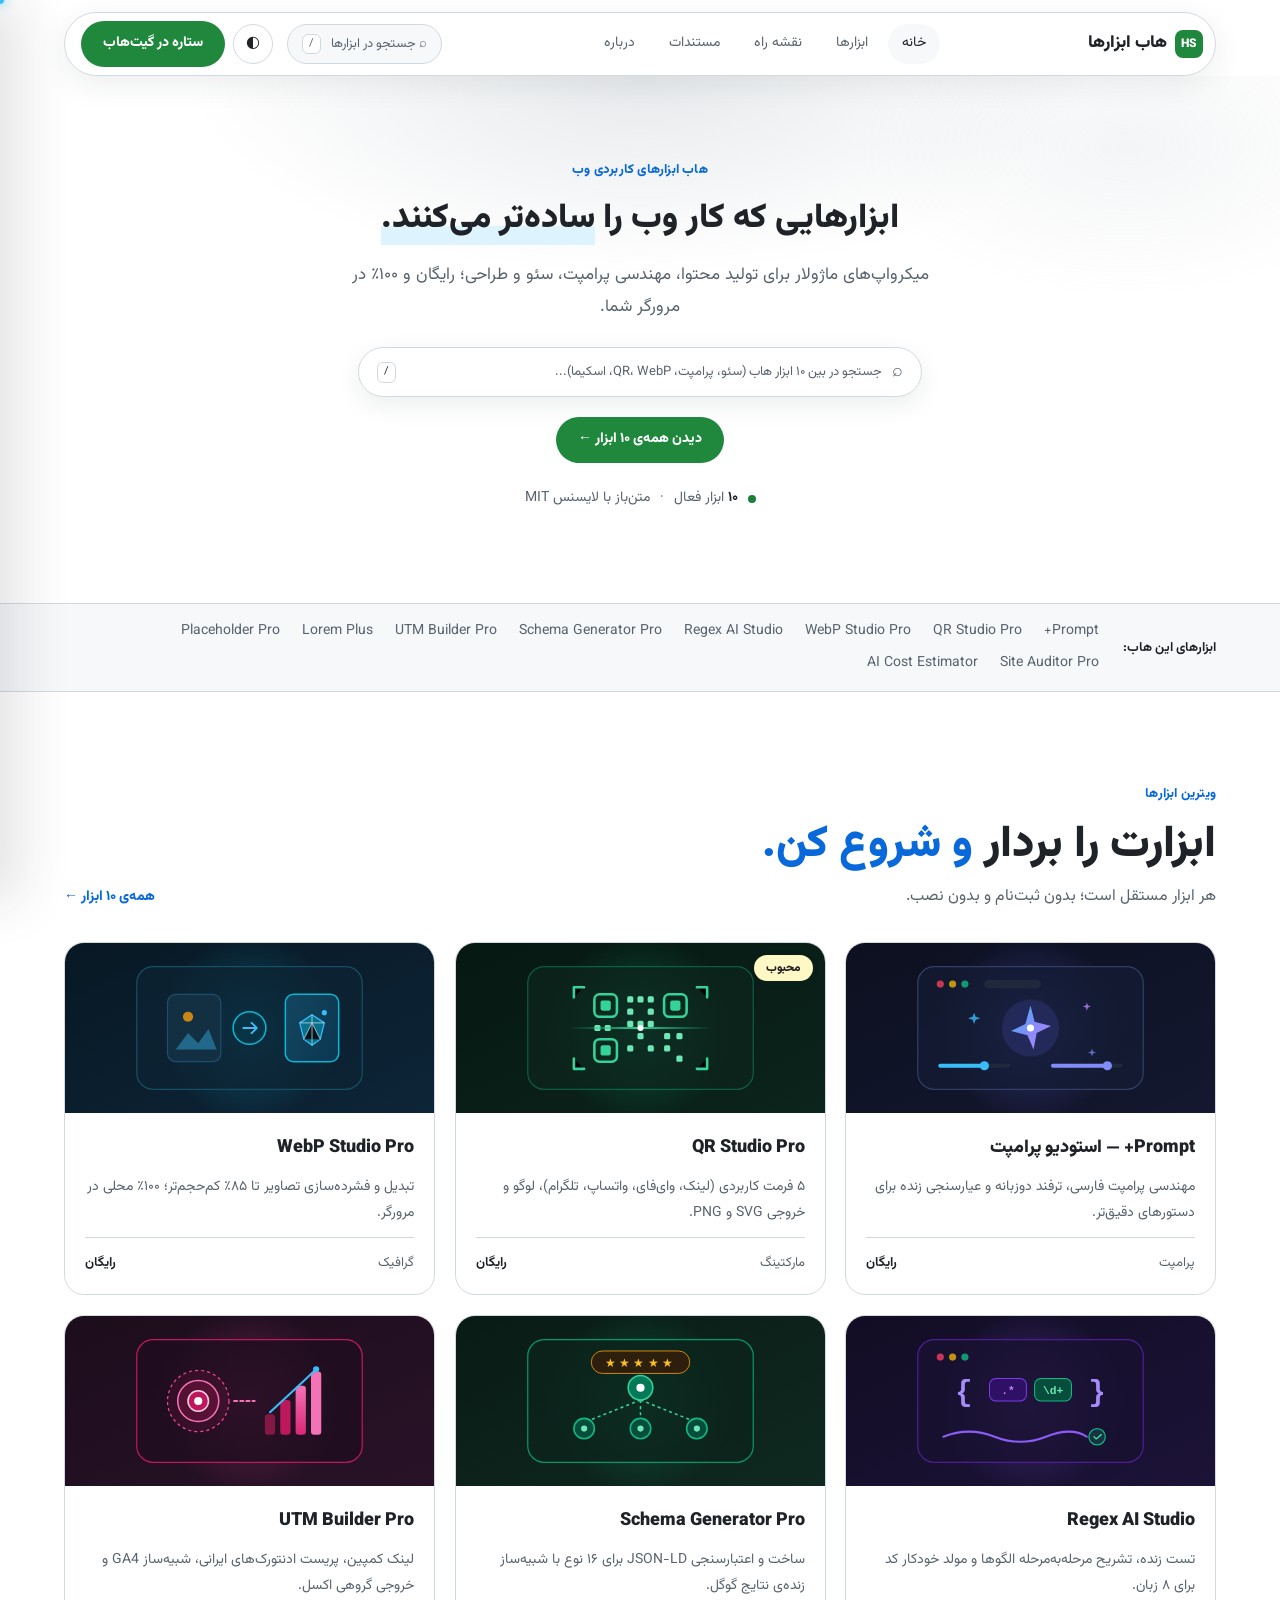
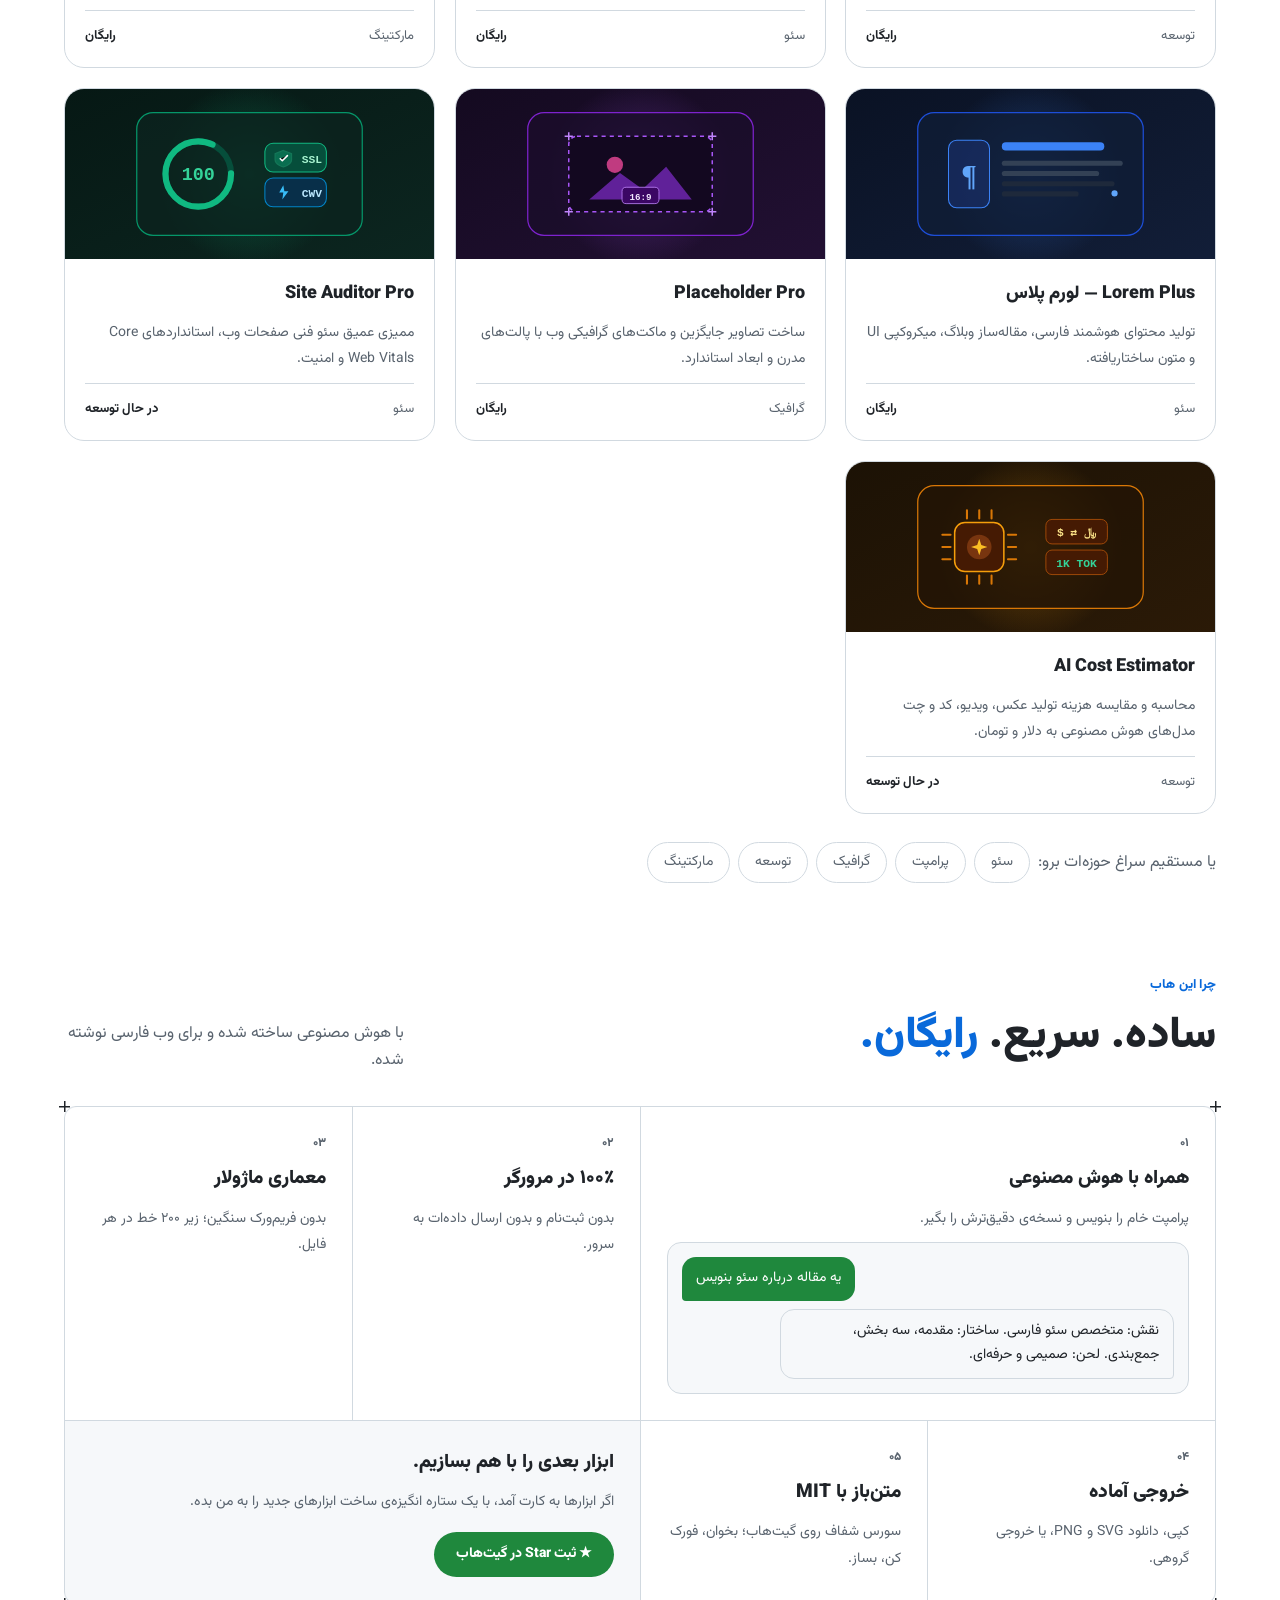
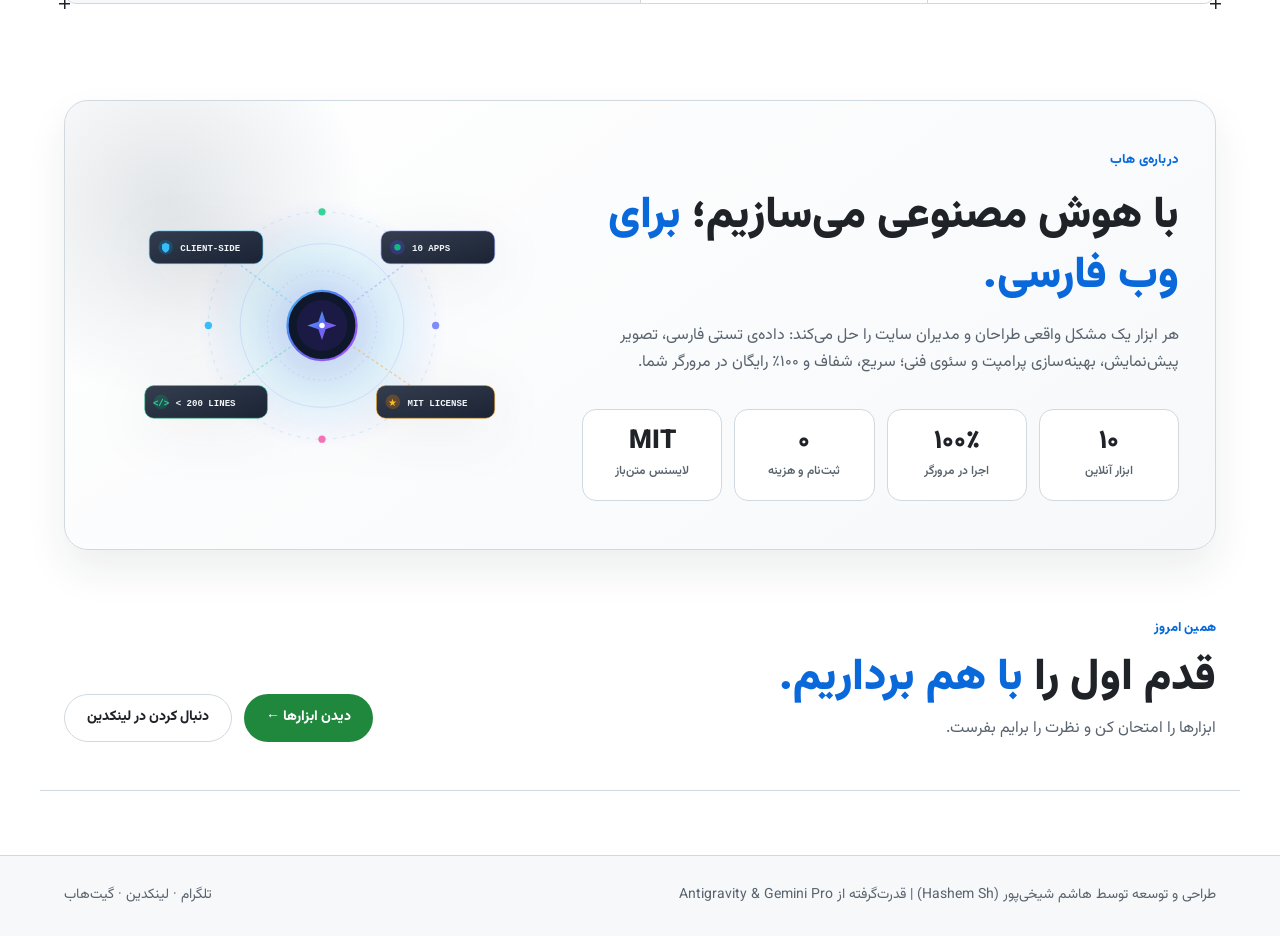
<file: redesign-demo/index.html>
<!doctype html>
<html lang="fa" dir="rtl">
<head>
<meta charset="utf-8">
<meta name="viewport" content="width=device-width, initial-scale=1">
<title>هاب ابزارهای کاربردی وب | Hashem Sh</title>
<meta name="description" content="میکرواپ‌های ماژولار فارسی برای تولید محتوا، مهندسی پرامپت، سئو و طراحی؛ رایگان و ۱۰۰٪ در مرورگر.">
<script>try{var t=localStorage.getItem("theme");if(t)document.documentElement.setAttribute("data-theme",t)}catch(e){}</script>
<link rel="preconnect" href="https://fonts.googleapis.com"><link rel="preconnect" href="https://fonts.gstatic.com" crossorigin>
<link href="https://fonts.googleapis.com/css2?family=Vazirmatn:wght@400;500;800;900&display=swap" rel="stylesheet">
<link rel="stylesheet" href="assets/css/hub-theme.css">
</head>
<body>
<div class="pg">
<div class="nav"><a class="logo" href="index.html"><span class="lg">HS</span>هاب ابزارها</a>
<div class="links"><a class="on" href="index.html">خانه</a><a href="#tools">ابزارها</a><a href="../ROADMAP.md">نقشه راه</a><a href="../README.md">مستندات</a><a href="#about">درباره</a></div>
<div class="srch" role="button" tabindex="0" aria-label="تمرکز روی جستجو">⌕ جستجو در ابزارها <span class="kb">/</span></div>
<div class="nav-actions" style="display:flex;align-items:center;gap:8px">
<button class="tg" type="button" data-theme-toggle aria-label="تغییر تم روشن/تیره" aria-pressed="false">◐</button>
<button class="menu-btn" type="button" aria-label="باز کردن منو" aria-expanded="false" id="menu-toggle"><svg width="18" height="18" viewBox="0 0 24 24" fill="none" stroke="currentColor" stroke-width="2.2" stroke-linecap="round"><line x1="3" y1="6" x2="21" y2="6"/><line x1="3" y1="12" x2="21" y2="12"/><line x1="3" y1="18" x2="21" y2="18"/></svg></button>
<a class="btn bp nav-btn" href="https://github.com/hashemsh/ai-projects-persian" target="_blank" rel="noopener noreferrer">ستاره در گیت‌هاب</a>
</div></div>

<div class="hero"><div class="gridbg"></div>
<div class="sh">
<span class="eb">هاب ابزارهای کاربردی وب</span>
<h1>ابزارهایی که کار وب را <span class="mk">ساده‌تر می‌کنند.</span></h1>
<p class="lead">میکرواپ‌های ماژولار برای تولید محتوا، مهندسی پرامپت، سئو و طراحی؛ رایگان و ۱۰۰٪ در مرورگر شما.</p>
<div class="hero-search-wrap">
<div class="hero-search-box">
<span class="srch-icon" aria-hidden="true">⌕</span>
<input type="text" id="hero-search-input" class="hero-search-input" placeholder="جستجو در بین ۱۰ ابزار هاب (سئو، پرامپت، QR، WebP، اسکیما)..." autocomplete="off" aria-label="جستجوی زنده ابزارها">
<span class="kb">/</span>
<button type="button" id="hero-search-clear" class="srch-clear" aria-label="پاک کردن جستجو" style="display:none">✕</button>
</div>
</div>
<div class="cta"><a class="btn bp" href="#tools">دیدن همه‌ی ۱۰ ابزار ←</a></div>
<div class="live"><i class="dot"></i><span><b style="color:var(--ink)">۱۰</b> ابزار فعال</span><span>·</span><span>متن‌باز با لایسنس MIT</span></div>
</div></div>

<div class="strip"><div class="sh"><b>ابزارهای این هاب:</b><div class="sl"><span>Prompt+</span><span>QR Studio Pro</span><span>WebP Studio Pro</span><span>Regex AI Studio</span><span>Schema Generator Pro</span><span>UTM Builder Pro</span><span>Lorem Plus</span><span>Placeholder Pro</span><span>Site Auditor Pro</span><span>AI Cost Estimator</span></div></div></div>

<div class="sec" id="tools"><div class="sh">
<div class="hd"><div><span class="eb">ویترین ابزارها</span><h2>ابزارت را بردار <em>و شروع کن.</em></h2><p class="mu">هر ابزار مستقل است؛ بدون ثبت‌نام و بدون نصب.</p></div><a class="la" href="#tools">همه‌ی ۱۰ ابزار ←</a></div>
<div class="cg">

<a class="cd" href="../prompt-optimizer/">
<div class="md"><img src="assets/images/tools/prompt-optimizer.svg" alt="Prompt+ AI Studio" class="ti" loading="lazy"></div>
<div class="bo2"><h3>Prompt+ — استودیو پرامپت</h3><p>مهندسی پرامپت فارسی، ترفند دوزبانه و عیارسنجی زنده برای دستورهای دقیق‌تر.</p><div class="mt"><span>پرامپت</span><b>رایگان</b></div></div></a>

<a class="cd" href="../qr-studio/">
<div class="md"><span class="bd">محبوب</span><img src="assets/images/tools/qr-studio.svg" alt="QR Studio Pro" class="ti" loading="lazy"></div>
<div class="bo2"><h3>QR Studio Pro</h3><p>۵ فرمت کاربردی (لینک، وای‌فای، واتساپ، تلگرام)، لوگو و خروجی SVG و PNG.</p><div class="mt"><span>مارکتینگ</span><b>رایگان</b></div></div></a>

<a class="cd" href="../webp-converter/">
<div class="md"><img src="assets/images/tools/webp-converter.svg" alt="WebP Studio Pro" class="ti" loading="lazy"></div>
<div class="bo2"><h3>WebP Studio Pro</h3><p>تبدیل و فشرده‌سازی تصاویر تا ۸۵٪ کم‌حجم‌تر؛ ۱۰۰٪ محلی در مرورگر.</p><div class="mt"><span>گرافیک</span><b>رایگان</b></div></div></a>

<a class="cd" href="../regex-studio/">
<div class="md"><img src="assets/images/tools/regex-studio.svg" alt="Regex AI Studio" class="ti" loading="lazy"></div>
<div class="bo2"><h3>Regex AI Studio</h3><p>تست زنده، تشریح مرحله‌به‌مرحله الگوها و مولد خودکار کد برای ۸ زبان.</p><div class="mt"><span>توسعه</span><b>رایگان</b></div></div></a>

<a class="cd" href="../schema-generator/">
<div class="md"><img src="assets/images/tools/schema-generator.svg" alt="Schema Generator Pro" class="ti" loading="lazy"></div>
<div class="bo2"><h3>Schema Generator Pro</h3><p>ساخت و اعتبارسنجی JSON-LD برای ۱۶ نوع با شبیه‌ساز زنده‌ی نتایج گوگل.</p><div class="mt"><span>سئو</span><b>رایگان</b></div></div></a>

<a class="cd" href="../utm-builder/">
<div class="md"><img src="assets/images/tools/utm-builder.svg" alt="UTM Builder Pro" class="ti" loading="lazy"></div>
<div class="bo2"><h3>UTM Builder Pro</h3><p>لینک کمپین، پریست ادنتورک‌های ایرانی، شبیه‌ساز GA4 و خروجی گروهی اکسل.</p><div class="mt"><span>مارکتینگ</span><b>رایگان</b></div></div></a>

<a class="cd" href="../lorem-plus/">
<div class="md"><img src="assets/images/tools/lorem-plus.svg" alt="Lorem Plus" class="ti" loading="lazy"></div>
<div class="bo2"><h3>Lorem Plus — لورم پلاس</h3><p>تولید محتوای هوشمند فارسی، مقاله‌ساز وبلاگ، میکروکپی UI و متون ساختاریافته.</p><div class="mt"><span>سئو</span><b>رایگان</b></div></div></a>

<a class="cd" href="../placeholder-pro/">
<div class="md"><img src="assets/images/tools/placeholder-pro.svg" alt="Placeholder Pro" class="ti" loading="lazy"></div>
<div class="bo2"><h3>Placeholder Pro</h3><p>ساخت تصاویر جایگزین و ماکت‌های گرافیکی وب با پالت‌های مدرن و ابعاد استاندارد.</p><div class="mt"><span>گرافیک</span><b>رایگان</b></div></div></a>

<a class="cd" href="../site-auditor/">
<div class="md"><img src="assets/images/tools/site-auditor.svg" alt="Site Auditor Pro" class="ti" loading="lazy"></div>
<div class="bo2"><h3>Site Auditor Pro</h3><p>ممیزی عمیق سئو فنی صفحات وب، استانداردهای Core Web Vitals و امنیت.</p><div class="mt"><span>سئو</span><b>در حال توسعه</b></div></div></a>

<a class="cd" href="../ai-cost-estimator/">
<div class="md"><img src="assets/images/tools/ai-cost-estimator.svg" alt="AI Cost Estimator" class="ti" loading="lazy"></div>
<div class="bo2"><h3>AI Cost Estimator</h3><p>محاسبه و مقایسه هزینه تولید عکس، ویدیو، کد و چت مدل‌های هوش مصنوعی به دلار و تومان.</p><div class="mt"><span>توسعه</span><b>در حال توسعه</b></div></div></a>

</div>
<div class="ch"><span class="mu">یا مستقیم سراغ حوزه‌ات برو:</span><span class="chip">سئو</span><span class="chip">پرامپت</span><span class="chip">گرافیک</span><span class="chip">توسعه</span><span class="chip">مارکتینگ</span></div>
</div></div>

<div class="sec"><div class="sh">
<div class="hd"><div><span class="eb">چرا این هاب</span><h2>ساده. سریع. <em>رایگان.</em></h2></div><p class="mu" style="max-width:340px">با هوش مصنوعی ساخته شده و برای وب فارسی نوشته شده.</p></div>
<div class="bpn"><i class="x" style="top:-6px;right:-6px"></i><i class="x" style="top:-6px;left:-6px"></i><i class="x" style="bottom:-6px;right:-6px"></i><i class="x" style="bottom:-6px;left:-6px"></i>
<div class="bgd">
<div class="sp sp3"><span class="no">۰۱</span><h3>همراه با هوش مصنوعی</h3><p>پرامپت خام را بنویس و نسخه‌ی دقیق‌ترش را بگیر.</p><div style="display:flex;flex-direction:column;gap:8px;background:var(--sub);border:1px solid var(--line);border-radius:14px;padding:14px"><div class="bu u">یه مقاله درباره سئو بنویس</div><div class="bu a">نقش: متخصص سئو فارسی. ساختار: مقدمه، سه بخش، جمع‌بندی. لحن: صمیمی و حرفه‌ای.</div></div></div>
<div class="sp"><span class="no">۰۲</span><h3>۱۰۰٪ در مرورگر</h3><p>بدون ثبت‌نام و بدون ارسال داده‌ات به سرور.</p></div>
<div class="sp"><span class="no">۰۳</span><h3>معماری ماژولار</h3><p>بدون فریم‌ورک سنگین؛ زیر ۲۰۰ خط در هر فایل.</p></div>
<div class="sp"><span class="no">۰۴</span><h3>خروجی آماده</h3><p>کپی، دانلود SVG و PNG، یا خروجی گروهی.</p></div>
<div class="sp"><span class="no">۰۵</span><h3>متن‌باز با MIT</h3><p>سورس شفاف روی گیت‌هاب؛ بخوان، فورک کن، بساز.</p></div>
<div class="sp dk sp3"><h3>ابزار بعدی را با هم بسازیم.</h3><p>اگر ابزارها به کارت آمد، با یک ستاره انگیزه‌ی ساخت ابزارهای جدید را به من بده.</p><a class="btn bg2" style="align-self:flex-start;margin-top:6px" href="https://github.com/hashemsh/ai-projects-persian" target="_blank" rel="noopener noreferrer">★ ثبت Star در گیت‌هاب</a></div>
</div></div>
</div></div>

<div class="nv" id="about"><div class="sh">
<div class="about-card"><div class="about-grid">
<div class="about-content">
<span class="eb">درباره‌ی هاب</span>
<h2>با هوش مصنوعی می‌سازیم؛ <span class="gg">برای وب فارسی.</span></h2>
<p class="mu">هر ابزار یک مشکل واقعی طراحان و مدیران سایت را حل می‌کند: داده‌ی تستی فارسی، تصویر پیش‌نمایش، بهینه‌سازی پرامپت و سئوی فنی؛ سریع، شفاف و ۱۰۰٪ رایگان در مرورگر شما.</p>
<div class="st"><div><b>۱۰</b><span>ابزار آنلاین</span></div><div><b>۱۰۰٪</b><span>اجرا در مرورگر</span></div><div><b>۰</b><span>ثبت‌نام و هزینه</span></div><div><b>MIT</b><span>لایسنس متن‌باز</span></div></div>
</div>
<div class="about-visual-box"><img src="assets/images/about-visual.svg" alt="معماری هوش مصنوعی وب فارسی" class="about-img" loading="lazy"></div>
</div></div>
</div></div>

<div class="cb"><div class="sh"><div><span class="eb">همین امروز</span><h2>قدم اول را <span class="gg">با هم برداریم.</span></h2><p class="mu" style="margin:0">ابزارها را امتحان کن و نظرت را برایم بفرست.</p></div><div style="display:flex;gap:12px;flex-wrap:wrap"><a class="btn bg2" href="#tools">دیدن ابزارها ←</a><a class="btn bo" href="https://www.linkedin.com/in/hashemsheikhypour" target="_blank" rel="noopener noreferrer">دنبال کردن در لینکدین</a></div></div></div>
<div class="ft"><div class="sh"><span>طراحی و توسعه توسط هاشم شیخی‌پور (Hashem Sh) | قدرت‌گرفته از Antigravity &amp; Gemini Pro</span><span><a href="https://t.me/init10" target="_blank" rel="noopener noreferrer">تلگرام</a> · <a href="https://www.linkedin.com/in/hashemsheikhypour" target="_blank" rel="noopener noreferrer">لینکدین</a> · <a href="https://github.com/hashemsh" target="_blank" rel="noopener noreferrer">گیت‌هاب</a></span></div></div>
</div>

<!-- Mobile Drawer Backdrop & Menu (Slides from Left) -->
<div class="drawer-backdrop" id="drawer-backdrop"></div>
<aside class="drawer" id="mobile-drawer" aria-label="منوی موبایل" aria-hidden="true">
<div class="drawer-head">
<a class="logo" href="index.html"><span class="lg">HS</span>هاب ابزارها</a>
<button class="drawer-close" type="button" id="drawer-close" aria-label="بستن منو">✕</button>
</div>
<nav class="drawer-nav">
<a class="on" href="index.html">خانه</a>
<a href="#tools">ابزارها</a>
<a href="../ROADMAP.md">نقشه راه</a>
<a href="../README.md">مستندات</a>
<a href="#about">درباره‌ی هاب</a>
</nav>
<div class="drawer-foot">
<a class="btn bp" style="width:100%;justify-content:center" href="https://github.com/hashemsh/ai-projects-persian" target="_blank" rel="noopener noreferrer">★ ستاره در گیت‌هاب</a>
<div class="drawer-socials">
<a href="https://t.me/init10" target="_blank" rel="noopener noreferrer">تلگرام</a>
<a href="https://www.linkedin.com/in/hashemsheikhypour" target="_blank" rel="noopener noreferrer">لینکدین</a>
<a href="https://github.com/hashemsh" target="_blank" rel="noopener noreferrer">گیت‌هاب</a>
</div></div>
</aside>

<script src="assets/js/theme.js" defer></script>
<script src="assets/js/search.js" defer></script>
<script src="assets/js/nav.js" defer></script>
<script src="assets/js/interactive.js" defer></script>
<script src="assets/js/trail.js" defer></script>
</body>
</html>
</file>
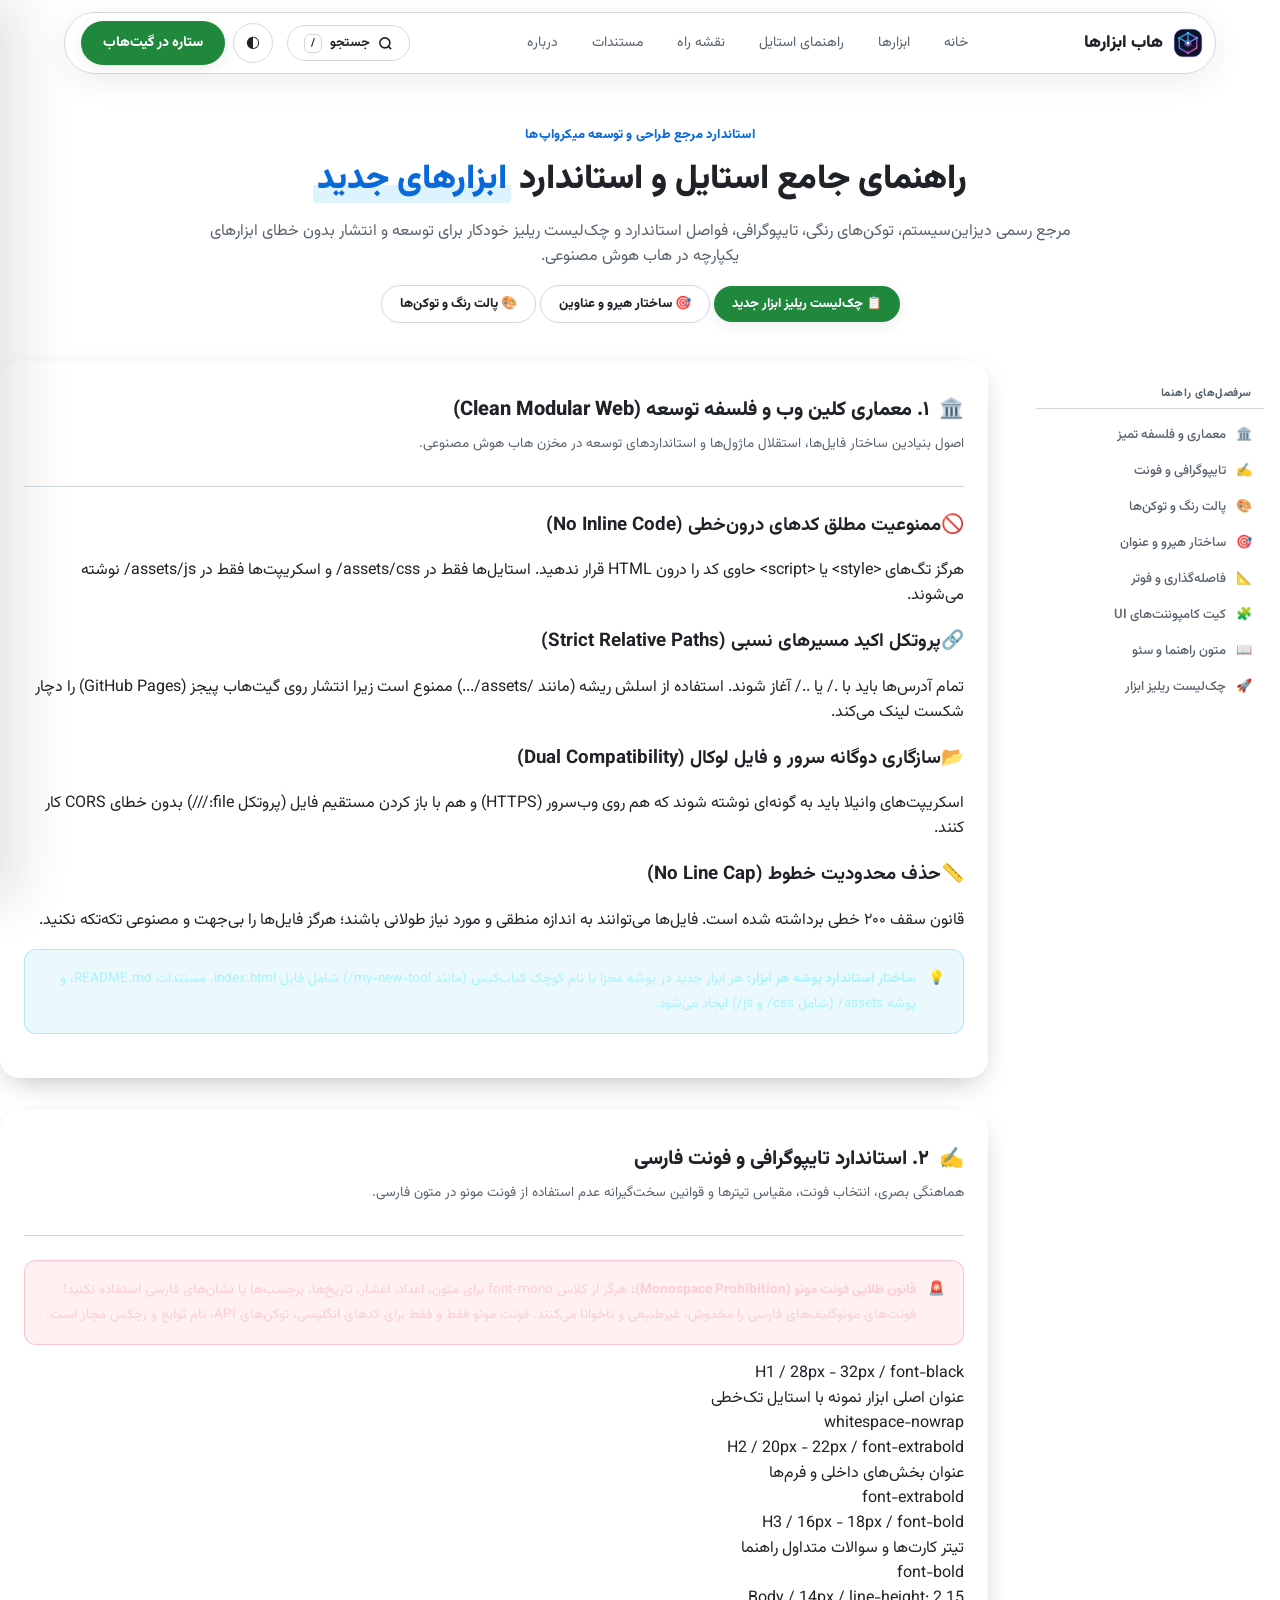
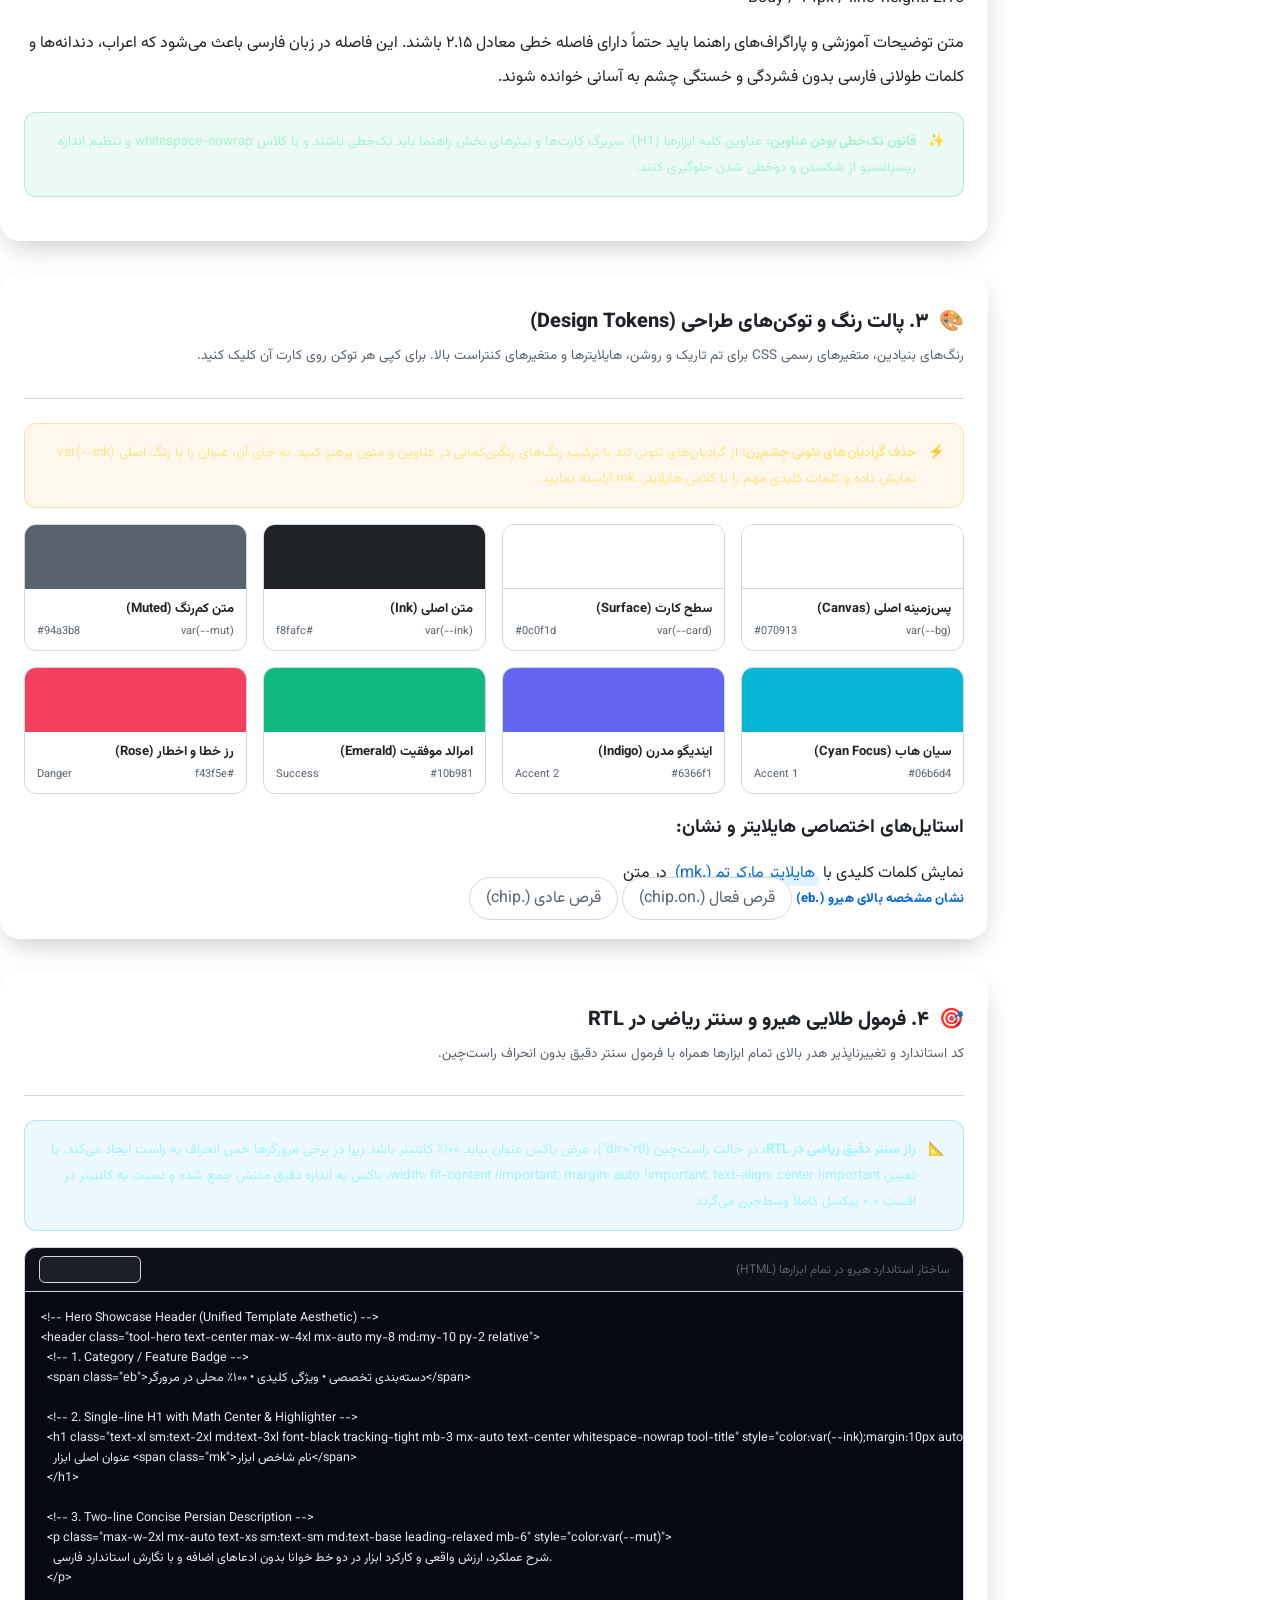
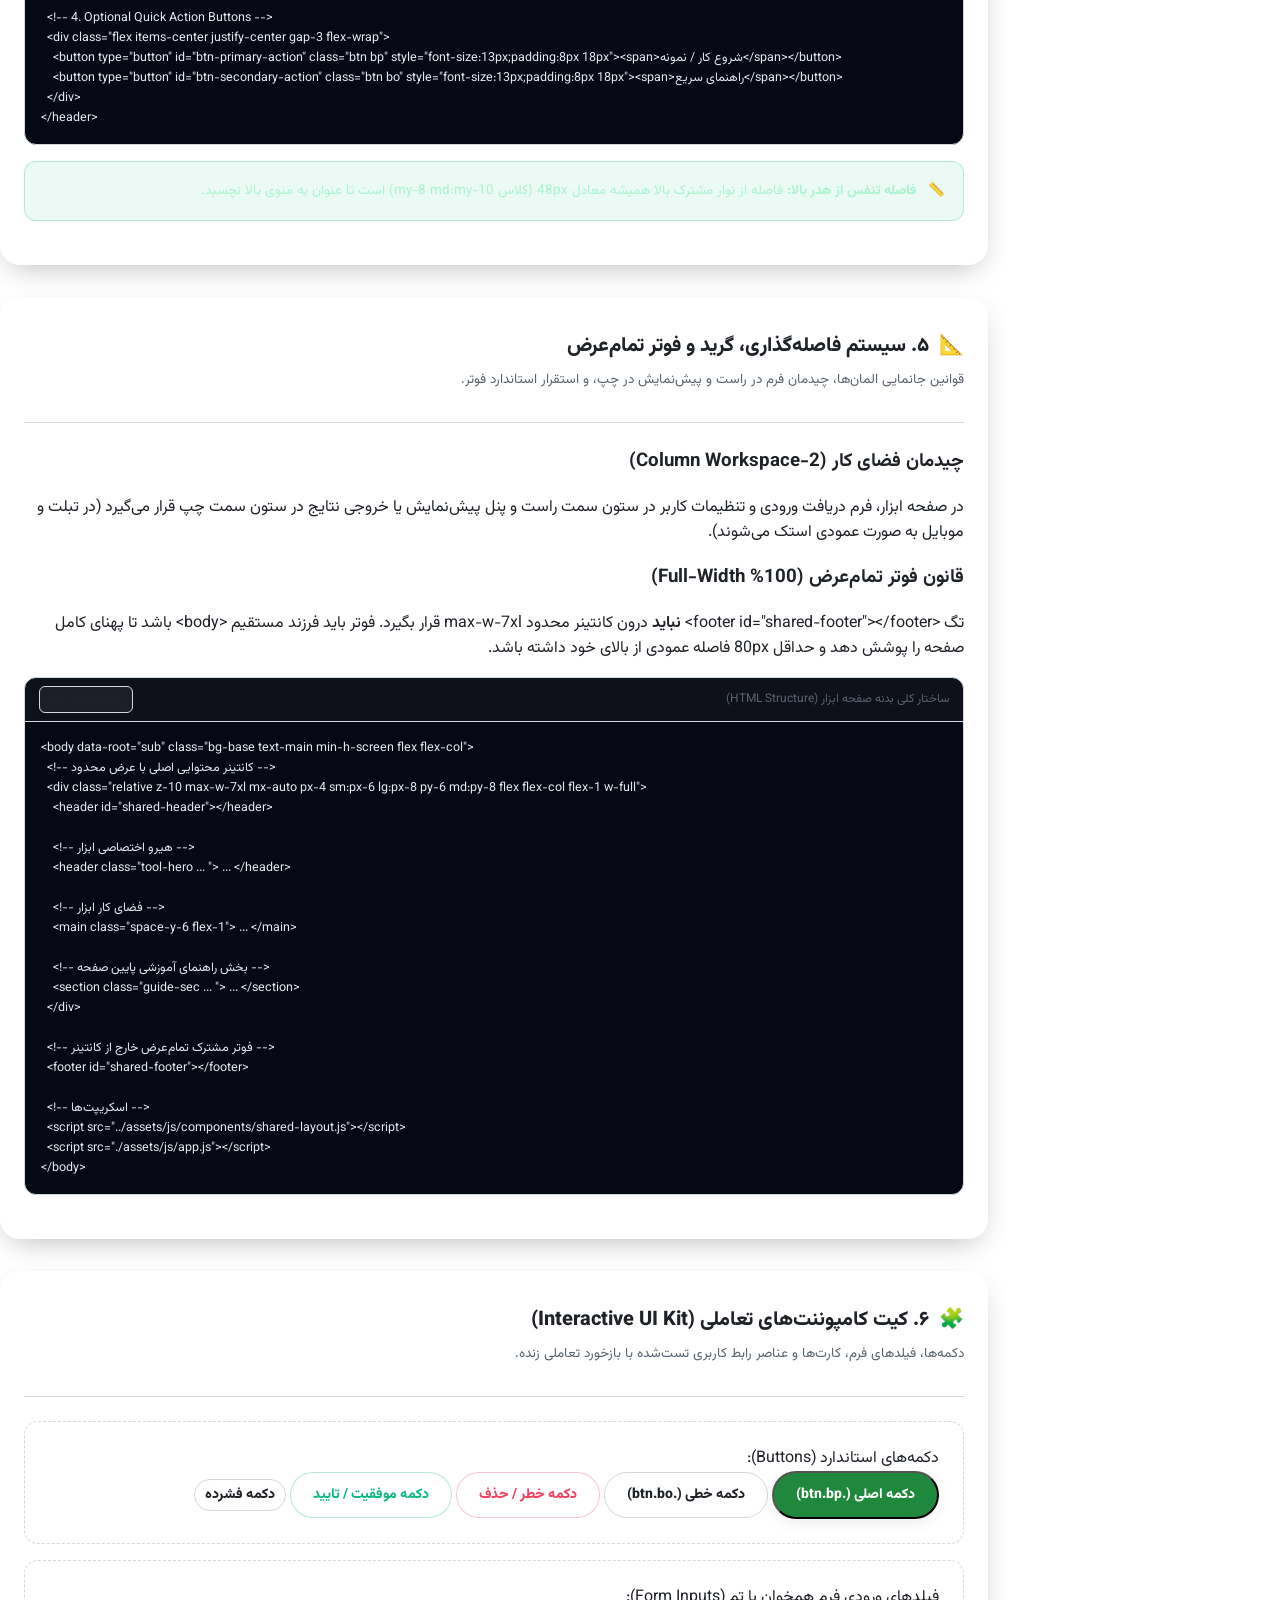
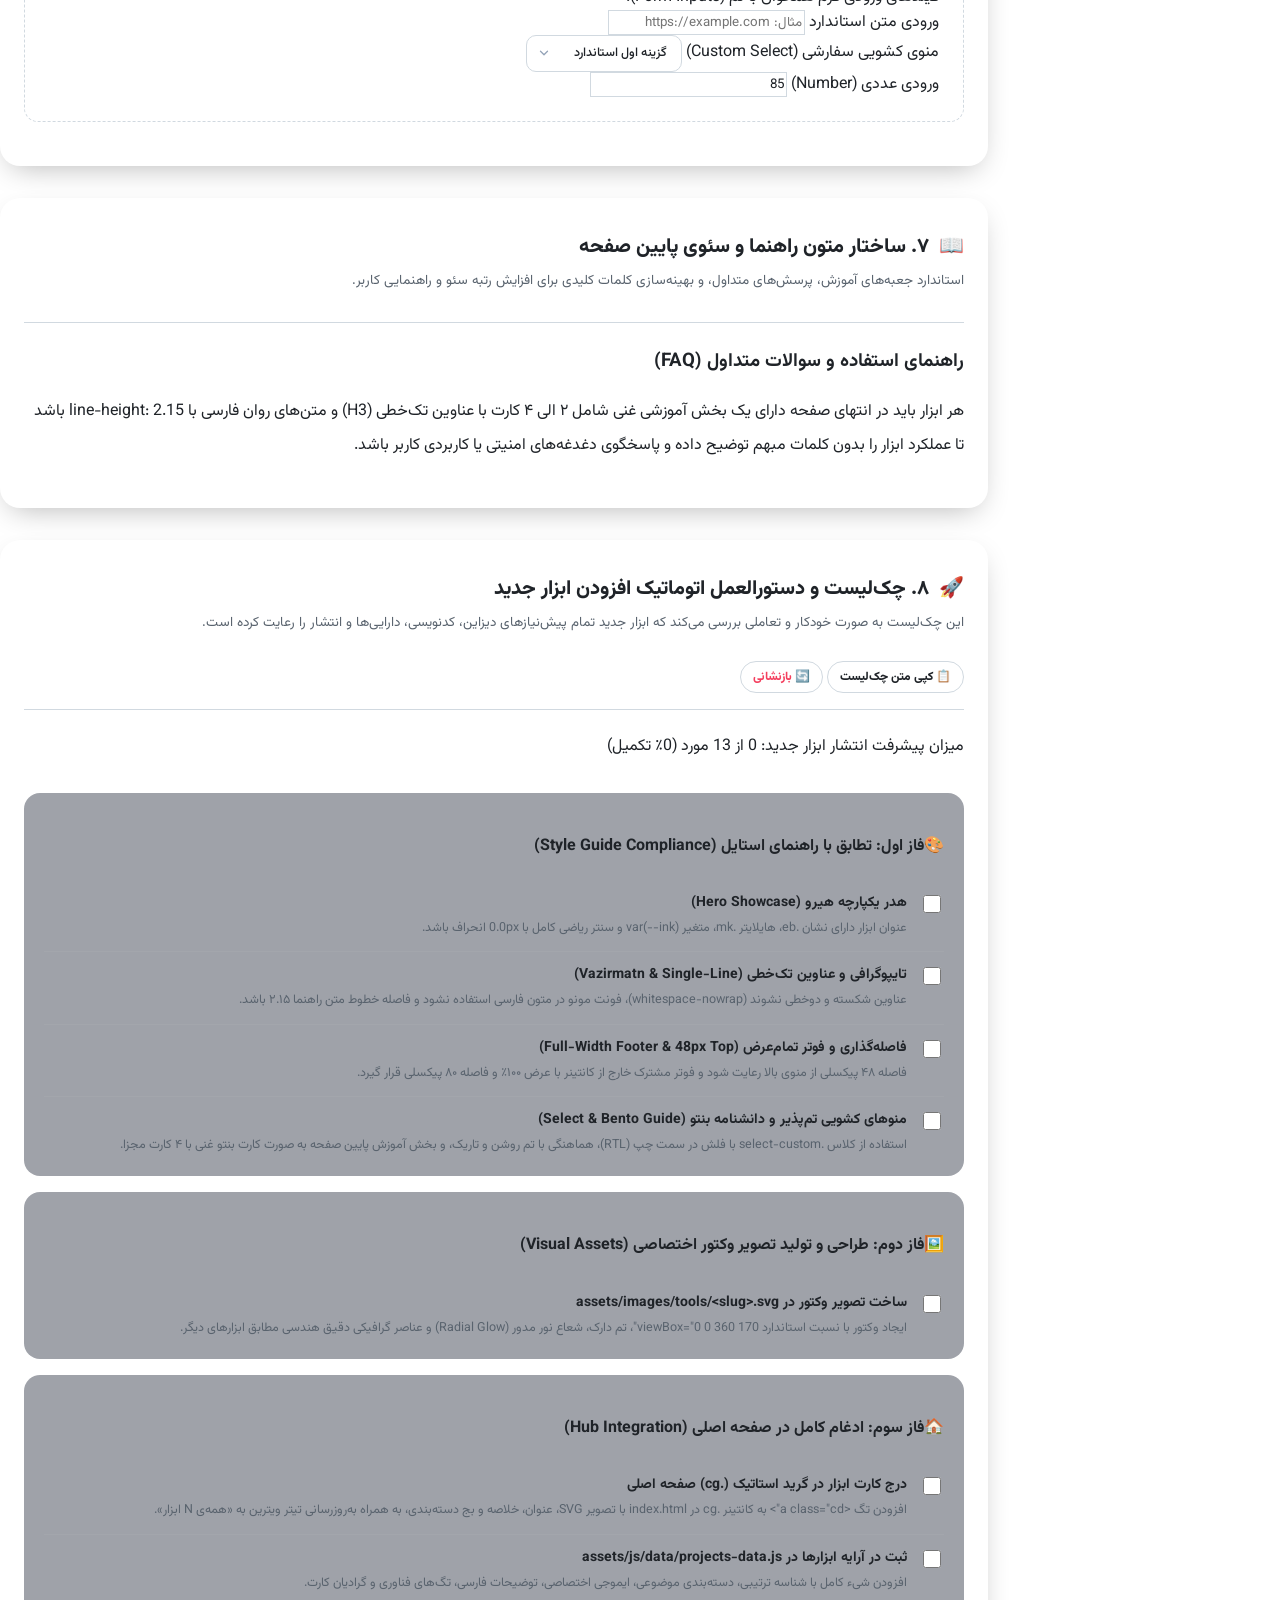
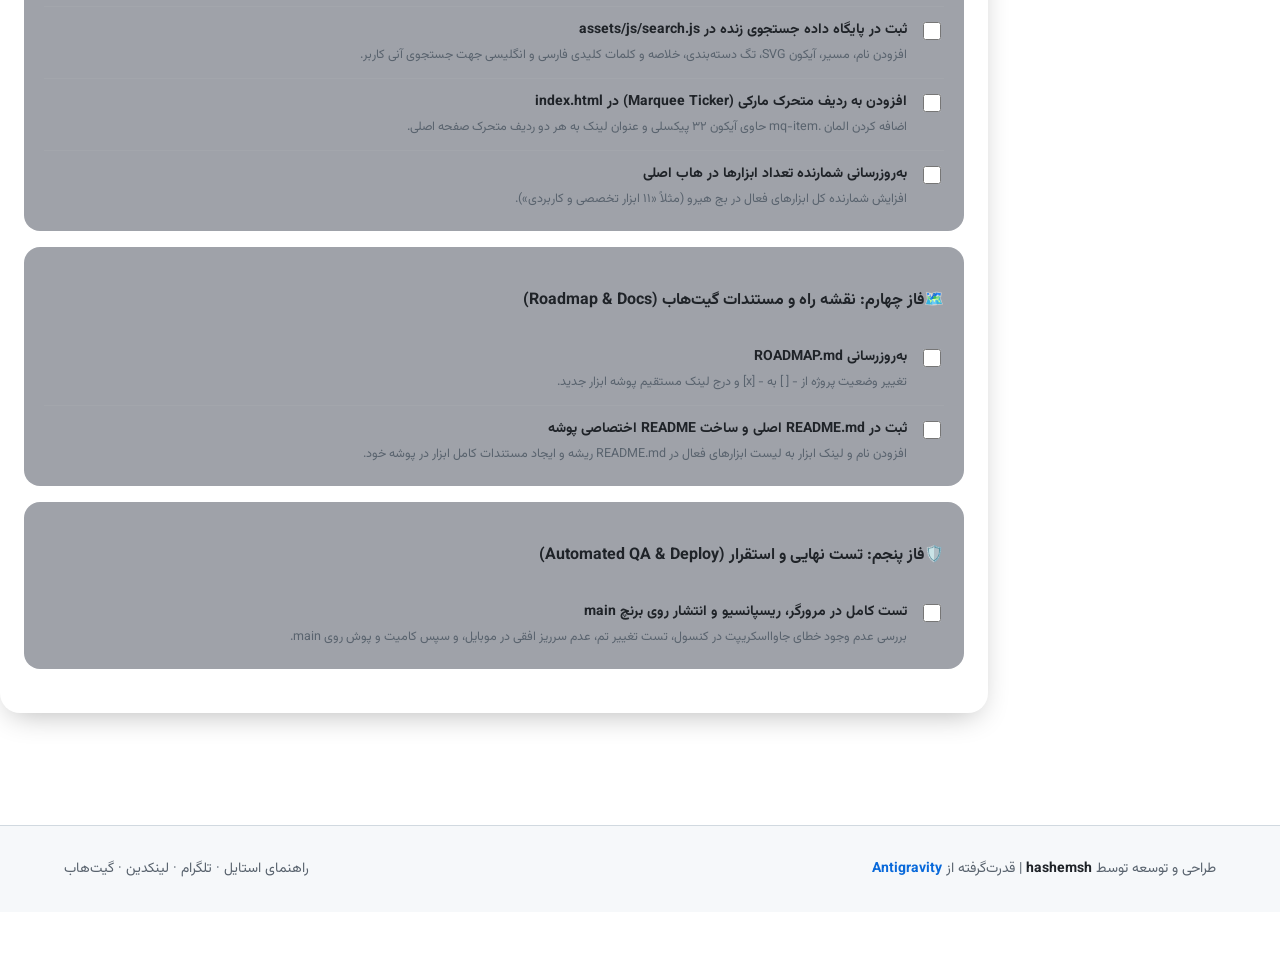
<file: styleguide/index.html>
<!DOCTYPE html>
<html lang="fa" dir="rtl">
<head>
  <meta charset="UTF-8">
  <meta name="viewport" content="width=device-width, initial-scale=1.0">
  <title>راهنمای جامع استایل و استاندارد ابزارها | Style Guide & UI Kit</title>
  <meta name="description" content="مرجع جامع طراحی، معماری Clean Modular Web، دیزاین‌سیستم، توکن‌های رنگی و چک‌لیست ریلیز اتوماتیک میکرواپ‌های هاب هوش مصنوعی.">
  <link rel="icon" type="image/svg+xml" href="../assets/images/favicon.svg">
  <link rel="alternate icon" href="../assets/images/favicon.ico">
  <link rel="preconnect" href="https://fonts.googleapis.com">
  <link rel="preconnect" href="https://fonts.gstatic.com" crossorigin>
  <link href="https://fonts.googleapis.com/css2?family=Vazirmatn:wght@300;400;500;600;700;800;900&display=swap" rel="stylesheet">
  <link rel="stylesheet" href="../assets/css/hub-theme.css?v=11">
  <link rel="stylesheet" href="./assets/css/style.css">
  <script>
    (function() {
      var t = localStorage.getItem('hub-theme') || (window.matchMedia('(prefers-color-scheme: light)').matches ? 'light' : 'dark');
      if (t === 'light') document.documentElement.classList.add('light-theme');
    })();
  </script>
</head>
<body data-root="sub" class="bg-base text-main min-h-screen font-sans antialiased selection:bg-cyan-500 selection:text-white flex flex-col">

  <!-- Universal Ambient Glow & Grid -->
  <div class="fixed inset-0 pointer-events-none z-0 overflow-hidden">
    <div class="absolute -top-40 right-1/4 w-[600px] h-[600px] bg-cyan-500/10 rounded-full blur-3xl opacity-60"></div>
    <div class="absolute top-1/3 -left-40 w-[550px] h-[550px] bg-indigo-500/10 rounded-full blur-3xl opacity-50"></div>
    <div class="absolute inset-0 bg-[linear-gradient(to_right,#1f293d0a_1px,transparent_1px),linear-gradient(to_bottom,#1f293d0a_1px,transparent_1px)] bg-[size:4rem_4rem]"></div>
  </div>

  <!-- Primary Page Container -->
  <div class="relative z-10 max-w-7xl mx-auto px-4 sm:px-6 lg:px-8 py-6 md:py-8 flex flex-col flex-1 w-full">
    
    <!-- Shared Universal Header -->
    <header id="shared-header"></header>

    <!-- Standard Hero Showcase Header (Living Demonstration) -->
    <header class="tool-hero text-center max-w-4xl mx-auto my-8 md:my-10 py-2 relative">
      <span class="eb">استاندارد مرجع طراحی و توسعه میکرواپ‌ها</span>
      <h1 class="text-xl sm:text-2xl md:text-3xl font-black tracking-tight mb-3 mx-auto text-center whitespace-nowrap tool-title" style="color:var(--ink);margin:10px auto 14px;text-align:center">
        راهنمای جامع استایل و استاندارد <span class="mk">ابزارهای جدید</span>
      </h1>
      <p class="max-w-2xl mx-auto text-xs sm:text-sm md:text-base leading-relaxed mb-6" style="color:var(--mut)">
        مرجع رسمی دیزاین‌سیستم، توکن‌های رنگی، تایپوگرافی، فواصل استاندارد و چک‌لیست ریلیز خودکار برای توسعه و انتشار بدون خطای ابزارهای یکپارچه در هاب هوش مصنوعی.
      </p>
      <!-- Quick Action Controls -->
      <div class="flex items-center justify-center gap-3 flex-wrap">
        <a href="#checklist" class="btn bp" style="font-size:13px;padding:8px 18px"><span>📋 چک‌لیست ریلیز ابزار جدید</span></a>
        <a href="#hero-formula" class="btn bo" style="font-size:13px;padding:8px 18px"><span>🎯 ساختار هیرو و عناوین</span></a>
        <a href="#colors" class="btn bo" style="font-size:13px;padding:8px 18px"><span>🎨 پالت رنگ و توکن‌ها</span></a>
      </div>
    </header>

    <!-- Main Guide Grid Layout -->
    <div class="sg-layout">

      <!-- Sticky Sidebar Navigation -->
      <aside class="sg-nav-sticky">
        <div class="sg-nav-title">سرفصل‌های راهنما</div>
        <a href="#philosophy" class="sg-nav-link active"><span>🏛️</span><span>معماری و فلسفه تمیز</span></a>
        <a href="#typography" class="sg-nav-link"><span>✍️</span><span>تایپوگرافی و فونت</span></a>
        <a href="#colors" class="sg-nav-link"><span>🎨</span><span>پالت رنگ و توکن‌ها</span></a>
        <a href="#hero-formula" class="sg-nav-link"><span>🎯</span><span>ساختار هیرو و عنوان</span></a>
        <a href="#spacing-grid" class="sg-nav-link"><span>📐</span><span>فاصله‌گذاری و فوتر</span></a>
        <a href="#components" class="sg-nav-link"><span>🧩</span><span>کیت کامپوننت‌های UI</span></a>
        <a href="#guides-seo" class="sg-nav-link"><span>📖</span><span>متون راهنما و سئو</span></a>
        <a href="#checklist" class="sg-nav-link"><span>🚀</span><span>چک‌لیست ریلیز ابزار</span></a>
      </aside>

      <!-- Main Content Area -->
      <main class="min-w-0">

        <!-- 1. Architecture & Philosophy -->
        <section id="philosophy" class="sg-section">
          <div class="sg-section-header">
            <div>
              <h2 class="sg-section-title"><span>🏛️</span><span>۱. معماری کلین وب و فلسفه توسعه (Clean Modular Web)</span></h2>
              <p class="sg-section-desc">اصول بنیادین ساختار فایل‌ها، استقلال ماژول‌ها و استانداردهای توسعه در مخزن هاب هوش مصنوعی.</p>
            </div>
          </div>

          <div class="grid grid-cols-1 md:grid-cols-2 gap-4 my-4">
            <div class="p-4 rounded-xl border border-line bg-card/40">
              <h3 class="text-sm font-bold text-ink mb-2 flex items-center gap-2"><span>🚫</span><span>ممنوعیت مطلق کدهای درون‌خطی (No Inline Code)</span></h3>
              <p class="text-xs text-mut leading-relaxed">هرگز تگ‌های <code>&lt;style&gt;</code> یا <code>&lt;script&gt;</code> حاوی کد را درون HTML قرار ندهید. استایل‌ها فقط در <code>assets/css/</code> و اسکریپت‌ها فقط در <code>assets/js/</code> نوشته می‌شوند.</p>
            </div>

            <div class="p-4 rounded-xl border border-line bg-card/40">
              <h3 class="text-sm font-bold text-ink mb-2 flex items-center gap-2"><span>🔗</span><span>پروتکل اکید مسیرهای نسبی (Strict Relative Paths)</span></h3>
              <p class="text-xs text-mut leading-relaxed">تمام آدرس‌ها باید با <code>./</code> یا <code>../</code> آغاز شوند. استفاده از اسلش ریشه (مانند <code>/assets/...</code>) ممنوع است زیرا انتشار روی گیت‌هاب پیجز (GitHub Pages) را دچار شکست لینک می‌کند.</p>
            </div>

            <div class="p-4 rounded-xl border border-line bg-card/40">
              <h3 class="text-sm font-bold text-ink mb-2 flex items-center gap-2"><span>📂</span><span>سازگاری دوگانه سرور و فایل لوکال (Dual Compatibility)</span></h3>
              <p class="text-xs text-mut leading-relaxed">اسکریپت‌های وانیلا باید به گونه‌ای نوشته شوند که هم روی وب‌سرور (HTTPS) و هم با باز کردن مستقیم فایل (پروتکل <code>file:///</code>) بدون خطای CORS کار کنند.</p>
            </div>

            <div class="p-4 rounded-xl border border-line bg-card/40">
              <h3 class="text-sm font-bold text-ink mb-2 flex items-center gap-2"><span>📏</span><span>حذف محدودیت خطوط (No Line Cap)</span></h3>
              <p class="text-xs text-mut leading-relaxed">قانون سقف ۲۰۰ خطی برداشته شده است. فایل‌ها می‌توانند به اندازه منطقی و مورد نیاز طولانی باشند؛ هرگز فایل‌ها را بی‌جهت و مصنوعی تکه‌تکه نکنید.</p>
            </div>
          </div>

          <div class="sg-callout info">
            <span>💡</span>
            <div><strong>ساختار استاندارد پوشه هر ابزار:</strong> هر ابزار جدید در پوشه مجزا با نام کوچک کباب‌کیس (مانند <code>my-new-tool/</code>) شامل فایل <code>index.html</code>، مستندات <code>README.md</code>، و پوشه <code>assets/</code> (شامل <code>css/</code> و <code>js/</code>) ایجاد می‌شود.</div>
          </div>
        </section>

        <!-- 2. Typography Standards -->
        <section id="typography" class="sg-section">
          <div class="sg-section-header">
            <div>
              <h2 class="sg-section-title"><span>✍️</span><span>۲. استاندارد تایپوگرافی و فونت فارسی</span></h2>
              <p class="sg-section-desc">هماهنگی بصری، انتخاب فونت، مقیاس تیترها و قوانین سخت‌گیرانه عدم استفاده از فونت مونو در متون فارسی.</p>
            </div>
          </div>

          <div class="sg-callout danger">
            <span>🚨</span>
            <div>
              <strong>قانون طلایی فونت مونو (Monospace Prohibition):</strong>
              هرگز از کلاس <code>font-mono</code> برای متون، اعداد، اعشار، تاریخ‌ها، برچسب‌ها یا نشان‌های فارسی استفاده نکنید! فونت‌های مونوگلیف‌های فارسی را مخدوش، غیرطبیعی و ناخوانا می‌کنند. فونت مونو فقط و فقط برای کدهای انگلیسی، توکن‌های API، نام توابع و رجکس مجاز است.
            </div>
          </div>

          <!-- Typography Scale Showcase -->
          <div class="space-y-4 my-6">
            <div class="p-4 rounded-xl border border-line bg-card/30 flex items-center justify-between flex-wrap gap-4">
              <div>
                <span class="text-xs text-mut font-mono">H1 / 28px - 32px / font-black</span>
                <div class="text-2xl font-black text-ink whitespace-nowrap">عنوان اصلی ابزار نمونه با استایل تک‌خطی</div>
              </div>
              <span class="px-2.5 py-1 text-xs rounded bg-cyan-500/10 text-cyan-400 font-mono">whitespace-nowrap</span>
            </div>

            <div class="p-4 rounded-xl border border-line bg-card/30 flex items-center justify-between flex-wrap gap-4">
              <div>
                <span class="text-xs text-mut font-mono">H2 / 20px - 22px / font-extrabold</span>
                <div class="text-xl font-extrabold text-ink whitespace-nowrap">عنوان بخش‌های داخلی و فرم‌ها</div>
              </div>
              <span class="px-2.5 py-1 text-xs rounded bg-indigo-500/10 text-indigo-400 font-mono">font-extrabold</span>
            </div>

            <div class="p-4 rounded-xl border border-line bg-card/30 flex items-center justify-between flex-wrap gap-4">
              <div>
                <span class="text-xs text-mut font-mono">H3 / 16px - 18px / font-bold</span>
                <div class="text-base font-bold text-ink whitespace-nowrap">تیتر کارت‌ها و سوالات متداول راهنما</div>
              </div>
              <span class="px-2.5 py-1 text-xs rounded bg-emerald-500/10 text-emerald-400 font-mono">font-bold</span>
            </div>

            <div class="p-4 rounded-xl border border-line bg-card/30">
              <span class="text-xs text-mut font-mono">Body / 14px / line-height: 2.15</span>
              <p class="text-sm text-mut mt-2" style="line-height: 2.15">
                متن توضیحات آموزشی و پاراگراف‌های راهنما باید حتماً دارای فاصله خطی معادل ۲.۱۵ باشند. این فاصله در زبان فارسی باعث می‌شود که اعراب، دندانه‌ها و کلمات طولانی فارسی بدون فشردگی و خستگی چشم به آسانی خوانده شوند.
              </p>
            </div>
          </div>

          <div class="sg-callout success">
            <span>✨</span>
            <div><strong>قانون تک‌خطی بودن عناوین:</strong> عناوین کلیه ابزارها (H1)، سربرگ کارت‌ها و تیترهای بخش راهنما باید تک‌خطی باشند و با کلاس <code>whitespace-nowrap</code> و تنظیم اندازه ریسپانسیو از شکستن و دو‌خطی شدن جلوگیری کنند.</div>
          </div>
        </section>

        <!-- 3. Colors & Design Tokens -->
        <section id="colors" class="sg-section">
          <div class="sg-section-header">
            <div>
              <h2 class="sg-section-title"><span>🎨</span><span>۳. پالت رنگ و توکن‌های طراحی (Design Tokens)</span></h2>
              <p class="sg-section-desc">رنگ‌های بنیادین، متغیرهای رسمی CSS برای تم تاریک و روشن، هایلایترها و متغیرهای کنتراست بالا. برای کپی هر توکن روی کارت آن کلیک کنید.</p>
            </div>
          </div>

          <div class="sg-callout warning">
            <span>⚡</span>
            <div><strong>حذف گرادیان‌های نئونی چشم‌زن:</strong> از گرادیان‌های نئونی تند با ترکیب رنگ‌های رنگین‌کمانی در عناوین و متون پرهیز کنید. به جای آن، عنوان را با رنگ اصلی <code>var(--ink)</code> نمایش داده و کلمات کلیدی مهم را با کلاس هایلایتر <code>.mk</code> آراسته نمایید.</div>
          </div>

          <div class="sg-color-grid my-6">
            <!-- Background Token -->
            <div class="sg-color-card" data-copy="var(--bg)">
              <div class="sg-swatch" style="background: var(--bg); border-bottom: 1px solid var(--line);"></div>
              <div class="sg-color-info">
                <div class="sg-color-name">پس‌زمینه اصلی (Canvas)</div>
                <div class="sg-color-meta"><span>var(--bg)</span><span>#070913</span></div>
              </div>
            </div>

            <!-- Card Token -->
            <div class="sg-color-card" data-copy="var(--card)">
              <div class="sg-swatch" style="background: var(--card); border-bottom: 1px solid var(--line);"></div>
              <div class="sg-color-info">
                <div class="sg-color-name">سطح کارت (Surface)</div>
                <div class="sg-color-meta"><span>var(--card)</span><span>#0c0f1d</span></div>
              </div>
            </div>

            <!-- Ink/Text Token -->
            <div class="sg-color-card" data-copy="var(--ink)">
              <div class="sg-swatch" style="background: var(--ink);"></div>
              <div class="sg-color-info">
                <div class="sg-color-name">متن اصلی (Ink)</div>
                <div class="sg-color-meta"><span>var(--ink)</span><span>#f8fafc</span></div>
              </div>
            </div>

            <!-- Muted Text Token -->
            <div class="sg-color-card" data-copy="var(--mut)">
              <div class="sg-swatch" style="background: var(--mut);"></div>
              <div class="sg-color-info">
                <div class="sg-color-name">متن کم‌رنگ (Muted)</div>
                <div class="sg-color-meta"><span>var(--mut)</span><span>#94a3b8</span></div>
              </div>
            </div>

            <!-- Cyan Accent Token -->
            <div class="sg-color-card" data-copy="#06b6d4">
              <div class="sg-swatch" style="background: #06b6d4;"></div>
              <div class="sg-color-info">
                <div class="sg-color-name">سیان هاب (Cyan Focus)</div>
                <div class="sg-color-meta"><span>#06b6d4</span><span>Accent 1</span></div>
              </div>
            </div>

            <!-- Indigo Accent Token -->
            <div class="sg-color-card" data-copy="#6366f1">
              <div class="sg-swatch" style="background: #6366f1;"></div>
              <div class="sg-color-info">
                <div class="sg-color-name">ایندیگو مدرن (Indigo)</div>
                <div class="sg-color-meta"><span>#6366f1</span><span>Accent 2</span></div>
              </div>
            </div>

            <!-- Emerald Accent Token -->
            <div class="sg-color-card" data-copy="#10b981">
              <div class="sg-swatch" style="background: #10b981;"></div>
              <div class="sg-color-info">
                <div class="sg-color-name">امرالد موفقیت (Emerald)</div>
                <div class="sg-color-meta"><span>#10b981</span><span>Success</span></div>
              </div>
            </div>

            <!-- Rose Accent Token -->
            <div class="sg-color-card" data-copy="#f43f5e">
              <div class="sg-swatch" style="background: #f43f5e;"></div>
              <div class="sg-color-info">
                <div class="sg-color-name">رز خطا و اخطار (Rose)</div>
                <div class="sg-color-meta"><span>#f43f5e</span><span>Danger</span></div>
              </div>
            </div>
          </div>

          <!-- Highlighter and Badge Showcase -->
          <div class="p-5 rounded-xl border border-line bg-card/20 space-y-4">
            <h3 class="text-sm font-bold text-ink mb-1">استایل‌های اختصاصی هایلایتر و نشان:</h3>
            <div class="flex items-center gap-4 flex-wrap">
              <div class="text-base text-ink">نمایش کلمات کلیدی با <span class="mk">هایلایتر مارکر تم (.mk)</span> در متن</div>
              <span class="eb">نشان مشخصه بالای هیرو (.eb)</span>
              <span class="chip on">قرص فعال (.chip.on)</span>
              <span class="chip">قرص عادی (.chip)</span>
            </div>
          </div>
        </section>

        <!-- 4. Hero & Title Golden Formula -->
        <section id="hero-formula" class="sg-section">
          <div class="sg-section-header">
            <div>
              <h2 class="sg-section-title"><span>🎯</span><span>۴. فرمول طلایی هیرو و سنتر ریاضی در RTL</span></h2>
              <p class="sg-section-desc">کد استاندارد و تغییرناپذیر هدر بالای تمام ابزارها همراه با فرمول سنتر دقیق بدون انحراف راست‌چین.</p>
            </div>
          </div>

          <div class="sg-callout info">
            <span>📐</span>
            <div>
              <strong>راز سنتر دقیق ریاضی در RTL:</strong> در حالت راست‌چین (<code>dir="rtl"</code>)، عرض باکس عنوان نباید ۱۰۰٪ کانتینر باشد زیرا در برخی مرورگرها حس انحراف به راست ایجاد می‌کند. با تعیین <code>width: fit-content !important; margin: auto !important; text-align: center !important</code>، باکس به اندازه دقیق متنش جمع شده و نسبت به کانتینر در افست ۰.۰ پیکسل کاملاً وسط‌چین می‌گردد.
            </div>
          </div>

          <div class="sg-code-box">
            <div class="sg-code-head">
              <span>ساختار استاندارد هیرو در تمام ابزارها (HTML)</span>
              <button class="sg-code-copy-btn" type="button">کپی کد کامل هیرو</button>
            </div>
            <pre><code>&lt;!-- Hero Showcase Header (Unified Template Aesthetic) --&gt;
&lt;header class="tool-hero text-center max-w-4xl mx-auto my-8 md:my-10 py-2 relative"&gt;
  &lt;!-- 1. Category / Feature Badge --&gt;
  &lt;span class="eb"&gt;دسته‌بندی تخصصی • ویژگی کلیدی • ۱۰۰٪ محلی در مرورگر&lt;/span&gt;

  &lt;!-- 2. Single-line H1 with Math Center & Highlighter --&gt;
  &lt;h1 class="text-xl sm:text-2xl md:text-3xl font-black tracking-tight mb-3 mx-auto text-center whitespace-nowrap tool-title" style="color:var(--ink);margin:10px auto 14px;text-align:center"&gt;
    عنوان اصلی ابزار &lt;span class="mk"&gt;نام شاخص ابزار&lt;/span&gt;
  &lt;/h1&gt;

  &lt;!-- 3. Two-line Concise Persian Description --&gt;
  &lt;p class="max-w-2xl mx-auto text-xs sm:text-sm md:text-base leading-relaxed mb-6" style="color:var(--mut)"&gt;
    شرح عملکرد، ارزش واقعی و کارکرد ابزار در دو خط خوانا بدون ادعاهای اضافه و با نگارش استاندارد فارسی.
  &lt;/p&gt;

  &lt;!-- 4. Optional Quick Action Buttons --&gt;
  &lt;div class="flex items-center justify-center gap-3 flex-wrap"&gt;
    &lt;button type="button" id="btn-primary-action" class="btn bp" style="font-size:13px;padding:8px 18px"&gt;&lt;span&gt;شروع کار / نمونه&lt;/span&gt;&lt;/button&gt;
    &lt;button type="button" id="btn-secondary-action" class="btn bo" style="font-size:13px;padding:8px 18px"&gt;&lt;span&gt;راهنمای سریع&lt;/span&gt;&lt;/button&gt;
  &lt;/div&gt;
&lt;/header&gt;</code></pre>
          </div>

          <div class="sg-callout success">
            <span>📏</span>
            <div><strong>فاصله تنفس از هدر بالا:</strong> فاصله از نوار مشترک بالا همیشه معادل <code>48px</code> (کلاس <code>my-8 md:my-10</code>) است تا عنوان به منوی بالا نچسبد.</div>
          </div>
        </section>

        <!-- 5. Spacing, Grid & Full-Width Footer -->
        <section id="spacing-grid" class="sg-section">
          <div class="sg-section-header">
            <div>
              <h2 class="sg-section-title"><span>📐</span><span>۵. سیستم فاصله‌گذاری، گرید و فوتر تمام‌عرض</span></h2>
              <p class="sg-section-desc">قوانین جانمایی المان‌ها، چیدمان فرم در راست و پیش‌نمایش در چپ، و استقرار استاندارد فوتر.</p>
            </div>
          </div>

          <div class="grid grid-cols-1 md:grid-cols-2 gap-4 my-4">
            <div class="p-4 rounded-xl border border-line bg-card/40">
              <h3 class="text-sm font-bold text-ink mb-2">چیدمان فضای کار (2-Column Workspace)</h3>
              <p class="text-xs text-mut leading-relaxed">
                در صفحه ابزار، فرم دریافت ورودی و تنظیمات کاربر در ستون سمت راست و پنل پیش‌نمایش یا خروجی نتایج در ستون سمت چپ قرار می‌گیرد (در تبلت و موبایل به صورت عمودی استک می‌شوند).
              </p>
            </div>

            <div class="p-4 rounded-xl border border-line bg-card/40">
              <h3 class="text-sm font-bold text-ink mb-2">قانون فوتر تمام‌عرض (100% Full-Width)</h3>
              <p class="text-xs text-mut leading-relaxed">
                تگ <code>&lt;footer id="shared-footer"&gt;&lt;/footer&gt;</code> <strong>نباید</strong> درون کانتینر محدود <code>max-w-7xl</code> قرار بگیرد. فوتر باید فرزند مستقیم <code>&lt;body&gt;</code> باشد تا پهنای کامل صفحه را پوشش دهد و حداقل <code>80px</code> فاصله عمودی از بالای خود داشته باشد.
              </p>
            </div>
          </div>

          <div class="sg-code-box">
            <div class="sg-code-head">
              <span>ساختار کلی بدنه صفحه ابزار (HTML Structure)</span>
              <button class="sg-code-copy-btn" type="button">کپی ساختار بدنه</button>
            </div>
            <pre><code>&lt;body data-root="sub" class="bg-base text-main min-h-screen flex flex-col"&gt;
  &lt;!-- کانتینر محتوایی اصلی با عرض محدود --&gt;
  &lt;div class="relative z-10 max-w-7xl mx-auto px-4 sm:px-6 lg:px-8 py-6 md:py-8 flex flex-col flex-1 w-full"&gt;
    &lt;header id="shared-header"&gt;&lt;/header&gt;
    
    &lt;!-- هیرو اختصاصی ابزار --&gt;
    &lt;header class="tool-hero ... "&gt; ... &lt;/header&gt;

    &lt;!-- فضای کار ابزار --&gt;
    &lt;main class="space-y-6 flex-1"&gt; ... &lt;/main&gt;

    &lt;!-- بخش راهنمای آموزشی پایین صفحه --&gt;
    &lt;section class="guide-sec ... "&gt; ... &lt;/section&gt;
  &lt;/div&gt;

  &lt;!-- فوتر مشترک تمام‌عرض خارج از کانتینر --&gt;
  &lt;footer id="shared-footer"&gt;&lt;/footer&gt;

  &lt;!-- اسکریپت‌ها --&gt;
  &lt;script src="../assets/js/components/shared-layout.js"&gt;&lt;/script&gt;
  &lt;script src="./assets/js/app.js"&gt;&lt;/script&gt;
&lt;/body&gt;</code></pre>
          </div>
        </section>

        <!-- 6. UI Components Kit -->
        <section id="components" class="sg-section">
          <div class="sg-section-header">
            <div>
              <h2 class="sg-section-title"><span>🧩</span><span>۶. کیت کامپوننت‌های تعاملی (Interactive UI Kit)</span></h2>
              <p class="sg-section-desc">دکمه‌ها، فیلدهای فرم، کارت‌ها و عناصر رابط کاربری تست‌شده با بازخورد تعاملی زنده.</p>
            </div>
          </div>

          <!-- Buttons Showcase -->
          <div class="sg-preview-frame">
            <div class="text-xs text-mut font-bold mb-3">دکمه‌های استاندارد (Buttons):</div>
            <div class="flex items-center gap-3 flex-wrap">
              <button type="button" class="btn bp"><span>دکمه اصلی (.btn.bp)</span></button>
              <button type="button" class="btn bo"><span>دکمه خطی (.btn.bo)</span></button>
              <button type="button" class="btn bo" style="color:#f43f5e;border-color:rgba(244,63,94,0.3)"><span>دکمه خطر / حذف</span></button>
              <button type="button" class="btn bo" style="color:#10b981;border-color:rgba(16,185,129,0.3)"><span>دکمه موفقیت / تایید</span></button>
              <button type="button" class="btn bo text-xs" style="padding:4px 10px"><span>دکمه فشرده</span></button>
            </div>
          </div>

          <!-- Form Controls Showcase -->
          <div class="sg-preview-frame">
            <div class="text-xs text-mut font-bold mb-3">فیلدهای ورودی فرم همخوان با تم (Form Inputs):</div>
            <div class="grid grid-cols-1 sm:grid-cols-2 md:grid-cols-3 gap-4">
              <div>
                <label class="block text-xs font-semibold text-ink mb-1.5">ورودی متن استاندارد</label>
                <input type="text" class="w-full rounded-xl px-3.5 py-2 text-xs focus:outline-none focus:border-cyan-500 transition" placeholder="مثال: https://example.com" style="background:var(--card);color:var(--ink);border:1px solid var(--line)">
              </div>

              <div>
                <label class="block text-xs font-semibold text-ink mb-1.5">منوی کشویی سفارشی (Custom Select)</label>
                <select class="w-full select-custom">
                  <option>گزینه اول استاندارد</option>
                  <option>گزینه دوم پیشرفته</option>
                  <option>گزینه سوم اختصاصی</option>
                </select>
              </div>

              <div>
                <label class="block text-xs font-semibold text-ink mb-1.5">ورودی عددی (Number)</label>
                <input type="number" value="85" class="w-full rounded-xl px-3.5 py-2 text-xs focus:outline-none focus:border-cyan-500 transition" style="background:var(--card);color:var(--ink);border:1px solid var(--line)">
              </div>
            </div>
          </div>
        </section>

        <!-- 7. Educational & SEO Guides Section -->
        <section id="guides-seo" class="sg-section">
          <div class="sg-section-header">
            <div>
              <h2 class="sg-section-title"><span>📖</span><span>۷. ساختار متون راهنما و سئوی پایین صفحه</span></h2>
              <p class="sg-section-desc">استاندارد جعبه‌های آموزش، پرسش‌های متداول، و بهینه‌سازی کلمات کلیدی برای افزایش رتبه سئو و راهنمایی کاربر.</p>
            </div>
          </div>

          <div class="p-5 rounded-xl border border-line bg-card/30 space-y-4">
            <h3 class="text-base font-bold text-ink whitespace-nowrap">راهنمای استفاده و سوالات متداول (FAQ)</h3>
            <p class="text-xs sm:text-sm text-mut" style="line-height: 2.15">
              هر ابزار باید در انتهای صفحه دارای یک بخش آموزشی غنی شامل ۲ الی ۴ کارت با عناوین تک‌خطی (H3) و متن‌های روان فارسی با <code>line-height: 2.15</code> باشد تا عملکرد ابزار را بدون کلمات مبهم توضیح داده و پاسخگوی دغدغه‌های امنیتی یا کاربردی کاربر باشد.
            </p>
          </div>
        </section>

        <!-- 8. Interactive Automated Release Checklist -->
        <section id="checklist" class="sg-section">
          <div class="sg-section-header">
            <div>
              <h2 class="sg-section-title"><span>🚀</span><span>۸. چک‌لیست و دستورالعمل اتوماتیک افزودن ابزار جدید</span></h2>
              <p class="sg-section-desc">این چک‌لیست به صورت خودکار و تعاملی بررسی می‌کند که ابزار جدید تمام پیش‌نیازهای دیزاین، کدنویسی، دارایی‌ها و انتشار را رعایت کرده است.</p>
            </div>
            <div class="flex items-center gap-2">
              <button type="button" id="sg-export-checklist-btn" class="btn bo" style="font-size:12px;padding:6px 12px"><span>📋 کپی متن چک‌لیست</span></button>
              <button type="button" id="sg-reset-checklist-btn" class="btn bo" style="font-size:12px;padding:6px 12px;color:#f43f5e"><span>🔄 بازنشانی</span></button>
            </div>
          </div>

          <!-- Progress Bar -->
          <div class="mb-6">
            <div class="flex items-center justify-between text-xs font-bold text-ink mb-1">
              <span>میزان پیشرفت انتشار ابزار جدید:</span>
              <span id="sg-checklist-progress-text" class="text-cyan-400 font-mono">۰ از ۱۲ مورد (۰٪ تکمیل)</span>
            </div>
            <div class="sg-progress-wrapper">
              <div id="sg-checklist-progress-bar" class="sg-progress-bar"></div>
            </div>
          </div>

          <!-- Group 1: Style Guide & Architecture -->
          <div class="sg-checklist-card">
            <h4 class="text-sm font-bold text-ink mb-3 flex items-center gap-2"><span>🎨</span><span>فاز اول: تطابق با راهنمای استایل (Style Guide Compliance)</span></h4>
            
            <label class="sg-check-item" for="chk-style-1">
              <input type="checkbox" id="chk-style-1">
              <div class="sg-check-content">
                <div class="sg-check-title">هدر یکپارچه هیرو (Hero Showcase)</div>
                <div class="sg-check-desc">عنوان ابزار دارای نشان <code>.eb</code>، هایلایتر <code>.mk</code>، متغیر <code>var(--ink)</code> و سنتر ریاضی کامل با <code>0.0px</code> انحراف باشد.</div>
              </div>
            </label>

            <label class="sg-check-item" for="chk-style-2">
              <input type="checkbox" id="chk-style-2">
              <div class="sg-check-content">
                <div class="sg-check-title">تایپوگرافی و عناوین تک‌خطی (Vazirmatn & Single-Line)</div>
                <div class="sg-check-desc">عناوین شکسته و دوخطی نشوند (<code>whitespace-nowrap</code>)، فونت مونو در متون فارسی استفاده نشود و فاصله خطوط متن راهنما ۲.۱۵ باشد.</div>
              </div>
            </label>

            <label class="sg-check-item" for="chk-style-3">
              <input type="checkbox" id="chk-style-3">
              <div class="sg-check-content">
                <div class="sg-check-title">فاصله‌گذاری و فوتر تمام‌عرض (Full-Width Footer & 48px Top)</div>
                <div class="sg-check-desc">فاصله ۴۸ پیکسلی از منوی بالا رعایت شود و فوتر مشترک خارج از کانتینر با عرض ۱۰۰٪ و فاصله ۸۰ پیکسلی قرار گیرد.</div>
              </div>
            </label>

            <label class="sg-check-item" for="chk-style-4">
              <input type="checkbox" id="chk-style-4">
              <div class="sg-check-content">
                <div class="sg-check-title">منوهای کشویی تم‌پذیر و دانشنامه بنتو (Select & Bento Guide)</div>
                <div class="sg-check-desc">استفاده از کلاس <code>.select-custom</code> با فلش در سمت چپ (RTL)، هماهنگی با تم روشن و تاریک، و بخش آموزش پایین صفحه به صورت کارت بنتو غنی با ۴ کارت مجزا.</div>
              </div>
            </label>
          </div>

          <!-- Group 2: Assets & Visuals -->
          <div class="sg-checklist-card">
            <h4 class="text-sm font-bold text-ink mb-3 flex items-center gap-2"><span>🖼️</span><span>فاز دوم: طراحی و تولید تصویر وکتور اختصاصی (Visual Assets)</span></h4>

            <label class="sg-check-item" for="chk-asset-1">
              <input type="checkbox" id="chk-asset-1">
              <div class="sg-check-content">
                <div class="sg-check-title">ساخت تصویر وکتور در assets/images/tools/&lt;slug&gt;.svg</div>
                <div class="sg-check-desc">ایجاد وکتور با نسبت استاندارد <code>viewBox="0 0 360 170"</code>، تم دارک، شعاع نور مدور (Radial Glow) و عناصر گرافیکی دقیق هندسی مطابق ابزارهای دیگر.</div>
              </div>
            </label>
          </div>

          <!-- Group 3: Central Hub Integration -->
          <div class="sg-checklist-card">
            <h4 class="text-sm font-bold text-ink mb-3 flex items-center gap-2"><span>🏠</span><span>فاز سوم: ادغام کامل در صفحه اصلی (Hub Integration)</span></h4>

            <label class="sg-check-item" for="chk-hub-1">
              <input type="checkbox" id="chk-hub-1">
              <div class="sg-check-content">
                <div class="sg-check-title">درج کارت ابزار در گرید استاتیک (.cg) صفحه اصلی</div>
                <div class="sg-check-desc">افزودن تگ <code>&lt;a class="cd"&gt;</code> به کانتینر <code>.cg</code> در <code>index.html</code> با تصویر SVG، عنوان، خلاصه و بج دسته‌بندی، به همراه به‌روزرسانی تیتر ویترین به «همه‌ی N ابزار».</div>
              </div>
            </label>

            <label class="sg-check-item" for="chk-hub-1-data">
              <input type="checkbox" id="chk-hub-1-data">
              <div class="sg-check-content">
                <div class="sg-check-title">ثبت در آرایه ابزارها در assets/js/data/projects-data.js</div>
                <div class="sg-check-desc">افزودن شیء کامل با شناسه ترتیبی، دسته‌بندی موضوعی، ایموجی اختصاصی، توضیحات فارسی، تگ‌های فناوری و گرادیان کارت.</div>
              </div>
            </label>

            <label class="sg-check-item" for="chk-hub-2">
              <input type="checkbox" id="chk-hub-2">
              <div class="sg-check-content">
                <div class="sg-check-title">ثبت در پایگاه داده جستجوی زنده در assets/js/search.js</div>
                <div class="sg-check-desc">افزودن نام، مسیر، آیکون SVG، تگ دسته‌بندی، خلاصه و کلمات کلیدی فارسی و انگلیسی جهت جستجوی آنی کاربر.</div>
              </div>
            </label>

            <label class="sg-check-item" for="chk-hub-3">
              <input type="checkbox" id="chk-hub-3">
              <div class="sg-check-content">
                <div class="sg-check-title">افزودن به ردیف متحرک مارکی (Marquee Ticker) در index.html</div>
                <div class="sg-check-desc">اضافه کردن المان <code>.mq-item</code> حاوی آیکون ۳۲ پیکسلی و عنوان لینک به هر دو ردیف متحرک صفحه اصلی.</div>
              </div>
            </label>

            <label class="sg-check-item" for="chk-hub-4">
              <input type="checkbox" id="chk-hub-4">
              <div class="sg-check-content">
                <div class="sg-check-title">به‌روزرسانی شمارنده تعداد ابزارها در هاب اصلی</div>
                <div class="sg-check-desc">افزایش شمارنده کل ابزارهای فعال در بج هیرو (مثلاً «۱۱ ابزار تخصصی و کاربردی»).</div>
              </div>
            </label>
          </div>

          <!-- Group 4: Documentation & Roadmap -->
          <div class="sg-checklist-card">
            <h4 class="text-sm font-bold text-ink mb-3 flex items-center gap-2"><span>🗺️</span><span>فاز چهارم: نقشه راه و مستندات گیت‌هاب (Roadmap & Docs)</span></h4>

            <label class="sg-check-item" for="chk-doc-1">
              <input type="checkbox" id="chk-doc-1">
              <div class="sg-check-content">
                <div class="sg-check-title">به‌روزرسانی ROADMAP.md</div>
                <div class="sg-check-desc">تغییر وضعیت پروژه از <code>- [ ]</code> به <code>- [x]</code> و درج لینک مستقیم پوشه ابزار جدید.</div>
              </div>
            </label>

            <label class="sg-check-item" for="chk-doc-2">
              <input type="checkbox" id="chk-doc-2">
              <div class="sg-check-content">
                <div class="sg-check-title">ثبت در README.md اصلی و ساخت README اختصاصی پوشه</div>
                <div class="sg-check-desc">افزودن نام و لینک ابزار به لیست ابزارهای فعال در <code>README.md</code> ریشه و ایجاد مستندات کامل ابزار در پوشه خود.</div>
              </div>
            </label>
          </div>

          <!-- Group 5: QA & Release Gate -->
          <div class="sg-checklist-card">
            <h4 class="text-sm font-bold text-ink mb-3 flex items-center gap-2"><span>🛡️</span><span>فاز پنجم: تست نهایی و استقرار (Automated QA & Deploy)</span></h4>

            <label class="sg-check-item" for="chk-qa-1">
              <input type="checkbox" id="chk-qa-1">
              <div class="sg-check-content">
                <div class="sg-check-title">تست کامل در مرورگر، ریسپانسیو و انتشار روی برنچ main</div>
                <div class="sg-check-desc">بررسی عدم وجود خطای جاوااسکریپت در کنسول، تست تغییر تم، عدم سرریز افقی در موبایل، و سپس کامیت و پوش روی <code>main</code>.</div>
              </div>
            </label>
          </div>

        </section>

      </main>
    </div>

  </div>

  <!-- Shared Universal Footer (Full-width outside container) -->
  <footer id="shared-footer"></footer>

  <!-- Universal Shared Layout Scripts -->
  <script src="../assets/js/components/shared-layout.js"></script>
  <script src="./assets/js/app.js"></script>
</body>
</html>
</file>
<file: redesign-demo/assets/css/hub-theme.css>
/* hub-theme.css — tokens: light (white/gray) + dark (GitHub-like). Switch with <html data-theme="light|dark">; default follows the OS. */
:root,[data-theme="light"]{color-scheme:light;--deep:#f6f8fa;--deep2:#eaeef2;--deep3:#fff;--brand:#1f883d;--onbrand:#fff;--bt:#0969da;--bph:#1a7f37;--acc:#fff8c5;--accink:#1f2328;--at:#8250df;--ok:#1a7f37;--bg:#fff;--card:#fff;--sub:#f6f8fa;--line:#d1d9e0;--ink:#1f2328;--mut:#59636e;--nav:rgba(255,255,255,.85);--hl:#ddf4ff;--t1:#f6f8fa;--t2:#eaeef2;--g1:rgba(175,184,193,.3);--g2:rgba(175,184,193,.14);--sh:rgba(31,35,40,.12);--sh0:rgba(31,35,40,.08);--glow:rgba(175,184,193,.35);--ondm:#59636e;--ondeep:#1f2328;--dl:#d1d9e0;--dg:rgba(31,35,40,.04);--bdh:#818b98;--spotlight:rgba(99,102,241,.14)}
[data-theme="dark"]{color-scheme:dark;--deep:#010409;--deep2:#161b22;--deep3:#0d1117;--brand:#238636;--onbrand:#fff;--bt:#58a6ff;--bph:#2ea043;--acc:#9e6a03;--accink:#fff;--at:#d2a8ff;--ok:#3fb950;--bg:#0d1117;--card:#161b22;--sub:#151b23;--line:#30363d;--ink:#e6edf3;--mut:#9198a1;--nav:rgba(13,17,23,.85);--hl:rgba(56,139,253,.3);--t1:#0d1117;--t2:#12171f;--g1:rgba(56,139,253,.14);--g2:rgba(163,113,247,.1);--sh:rgba(1,4,9,.7);--sh0:rgba(1,4,9,.5);--glow:rgba(56,139,253,.18);--ondm:#9198a1;--ondeep:#e6edf3;--dl:#30363d;--dg:rgba(240,246,252,.04);--bdh:#6e7681;--spotlight:rgba(99,102,241,.24)}
@media (prefers-color-scheme:dark){:root:not([data-theme="light"]){color-scheme:dark;--deep:#010409;--deep2:#161b22;--deep3:#0d1117;--brand:#238636;--onbrand:#fff;--bt:#58a6ff;--bph:#2ea043;--acc:#9e6a03;--accink:#fff;--at:#d2a8ff;--ok:#3fb950;--bg:#0d1117;--card:#161b22;--sub:#151b23;--line:#30363d;--ink:#e6edf3;--mut:#9198a1;--nav:rgba(13,17,23,.85);--hl:rgba(56,139,253,.3);--t1:#0d1117;--t2:#12171f;--g1:rgba(56,139,253,.14);--g2:rgba(163,113,247,.1);--sh:rgba(1,4,9,.7);--sh0:rgba(1,4,9,.5);--glow:rgba(56,139,253,.18);--ondm:#9198a1;--ondeep:#e6edf3;--dl:#30363d;--dg:rgba(240,246,252,.04);--bdh:#6e7681;--spotlight:rgba(99,102,241,.24)}}
*{box-sizing:border-box;font-family:'Vazirmatn',sans-serif}
body{margin:0;font-family:'Vazirmatn',sans-serif;background:var(--bg);color:var(--ink);overflow-x:hidden}
a{color:inherit;text-decoration:none}
.ambient-trail-canvas{position:fixed;inset:0;width:100%;height:100%;pointer-events:none;z-index:0}
.pg{position:relative;z-index:1;background:transparent;color:var(--ink);overflow:hidden;line-height:1.7}
.sh{max-width:1200px;margin:0 auto;padding:0 24px;position:relative}
.nav{position:sticky;top:12px;z-index:9;display:flex;align-items:center;gap:14px;margin:12px auto 0;max-width:1152px;padding:8px 12px 8px 16px;background:var(--nav);-webkit-backdrop-filter:blur(14px);backdrop-filter:blur(14px);border:1px solid var(--line);border-radius:999px;box-shadow:0 8px 30px var(--sh0)}
.logo{display:flex;align-items:center;gap:8px;font-weight:900;font-size:17px}
.lg{display:grid;place-items:center;width:28px;height:28px;border-radius:8px;background:var(--brand);color:var(--onbrand);font-size:12px;font-weight:900}
.links{display:flex;gap:6px;flex:1;justify-content:center}
.links a{padding:8px 14px;border-radius:999px;font-size:14px;color:var(--mut)}.links a:hover,.links a.on{background:var(--sub);color:var(--ink)}
.srch{display:flex;align-items:center;gap:10px;border:1px solid var(--line);background:var(--sub);border-radius:999px;padding:8px 14px;font-size:13px;color:var(--mut);cursor:pointer}
.kb{border:1px solid var(--line);background:var(--card);border-radius:6px;padding:0 6px;font-size:11px}
.btn{display:inline-flex;align-items:center;gap:8px;border-radius:999px;padding:11px 22px;font-size:14px;font-weight:800;min-height:20px}
.bp{background:var(--brand);color:var(--onbrand)}.bp:hover{background:var(--bph)}
.bs{background:var(--card);color:var(--ink);border:1px solid var(--line)}.bs:hover{background:var(--sub);border-color:var(--bdh)}
.bg2{background:var(--brand);color:var(--onbrand)}.bg2:hover{background:var(--bph);color:var(--onbrand)}
.bo{border:1px solid var(--line);color:var(--ink);background:var(--card)}.bo:hover{border-color:var(--bdh)}
.menu-btn{display:none;align-items:center;justify-content:center;width:38px;height:38px;border-radius:999px;border:1px solid var(--line);background:var(--card);color:var(--ink);cursor:pointer;flex:none}
.menu-btn:hover{border-color:var(--bdh)}
.drawer-backdrop{position:fixed;inset:0;background:rgba(0,0,0,.6);-webkit-backdrop-filter:blur(4px);backdrop-filter:blur(4px);z-index:98;opacity:0;pointer-events:none;transition:opacity .25s ease}
.drawer-backdrop.open{opacity:1;pointer-events:auto}
.drawer{position:fixed;top:0;left:0;bottom:0;width:290px;max-width:85vw;background:var(--card);border-right:1px solid var(--line);z-index:99;transform:translateX(-100%);transition:transform .3s cubic-bezier(.16,1,.3,1);display:flex;flex-direction:column;padding:22px 18px;box-shadow:20px 0 50px var(--sh);color:var(--ink);font-family:'Vazirmatn',sans-serif}
.drawer.open{transform:translateX(0)}
.drawer-head{display:flex;align-items:center;justify-content:space-between;padding-bottom:16px;border-bottom:1px solid var(--line);margin-bottom:14px}
.drawer-close{width:34px;height:34px;border-radius:50%;background:var(--sub);border:1px solid var(--line);color:var(--mut);font-size:15px;cursor:pointer;display:grid;place-items:center}
.drawer-close:hover{color:var(--ink);border-color:var(--bdh)}
.drawer-nav{display:flex;flex-direction:column;gap:6px;flex:1;overflow-y:auto}
.drawer-nav a{padding:11px 14px;border-radius:12px;font-size:15px;font-weight:600;color:var(--mut);transition:all .2s;font-family:'Vazirmatn',sans-serif}
.drawer-nav a:hover,.drawer-nav a.on{background:var(--sub);color:var(--ink)}
.drawer-foot{border-top:1px solid var(--line);padding-top:16px;display:flex;flex-direction:column;gap:12px}
.drawer-socials{display:flex;justify-content:space-around;font-size:13px;color:var(--mut)}
.drawer-socials a:hover{color:var(--bt)}
.hero{position:relative;text-align:center;padding:80px 0 36px}
.gridbg{position:absolute;inset:0;background:radial-gradient(50% 60% at 50% 0%,var(--g1),transparent 70%),radial-gradient(30% 45% at 88% 15%,var(--g2),transparent 70%)}
.eb{display:inline-block;font-size:13px;font-weight:800;color:var(--bt);letter-spacing:.2px}
h1{position:relative;margin:12px auto 16px;font-size:clamp(20px,3.2vw,34px);font-weight:900;line-height:1.4;max-width:960px}
.mk{background:linear-gradient(transparent 64%,var(--hl) 64%)}
.lead{position:relative;color:var(--mut);max-width:620px;margin:0 auto 24px;font-size:17px;line-height:1.9}
.hero-search-wrap{position:relative;max-width:580px;width:100%;margin:20px auto 0;padding:0 8px}
.hero-search-box{display:flex;align-items:center;gap:10px;background:var(--card);border:1.5px solid var(--line);border-radius:999px;padding:8px 18px;box-shadow:0 8px 24px var(--sh0);transition:border-color .2s,box-shadow .2s}
.hero-search-box:focus-within{border-color:var(--bt);box-shadow:0 0 0 3px var(--hl),0 8px 30px var(--sh0)}
.srch-icon{font-size:18px;color:var(--mut);line-height:1}
.hero-search-input{flex:1;background:transparent;border:none;outline:none;font-family:'Vazirmatn',sans-serif;font-size:14px;color:var(--ink);min-width:0;padding:5px 0}
.hero-search-input::placeholder{color:var(--mut);font-size:13px}
.srch-clear{background:none;border:none;color:var(--mut);cursor:pointer;font-size:13px;padding:2px 8px;border-radius:50%}
.srch-clear:hover{color:var(--ink)}
.cta{position:relative;display:flex;gap:12px;justify-content:center;flex-wrap:wrap;margin-top:20px}
.live{position:relative;display:flex;gap:10px;justify-content:center;align-items:center;margin-top:24px;font-size:14px;color:var(--mut)}
.dot{width:8px;height:8px;border-radius:50%;background:var(--ok);animation:pl 2s infinite}
@keyframes pl{70%{box-shadow:0 0 0 8px rgba(16,185,129,0)}0%{box-shadow:0 0 0 0 rgba(16,185,129,.5)}}
@media (prefers-reduced-motion:reduce){.dot{animation:none}.cd{transition:none}}
.strip{border-top:1px solid var(--line);border-bottom:1px solid var(--line);background:var(--sub);margin-top:56px}
.strip .sh{display:flex;align-items:center;gap:24px;padding:16px 24px}
.strip b{font-size:13px;white-space:nowrap}
.sl{display:flex;flex-wrap:wrap;gap:8px 22px;color:var(--mut);font-size:14px}
.sec{padding:88px 0 0}
.hd{display:flex;justify-content:space-between;align-items:end;gap:20px;margin-bottom:32px}
h2{margin:8px 0 8px;font-size:clamp(28px,3.6vw,44px);font-weight:900;line-height:1.35}
h2 em{font-style:normal;color:var(--bt)}
.mu{color:var(--mut);margin:0;font-size:16px}
.la{font-weight:800;font-size:14px;color:var(--bt);white-space:nowrap}
.cg{display:grid;grid-template-columns:repeat(3,1fr);gap:20px}
.cd{position:relative;display:flex;flex-direction:column;background:var(--card);border:1px solid var(--line);border-radius:20px;overflow:hidden;transform-style:preserve-3d;will-change:transform;transition:border-color .3s ease,box-shadow .3s ease}
.cd::before{content:"";position:absolute;inset:-1px;background:radial-gradient(350px circle at var(--mouse-x,50%) var(--mouse-y,50%),var(--spotlight),transparent 65%);border-radius:inherit;opacity:0;transition:opacity .35s ease;pointer-events:none;z-index:1}
.cd:hover::before{opacity:1}
.cd:hover{border-color:var(--bt);box-shadow:0 22px 45px -12px var(--sh),0 0 25px -5px var(--glow)}
.md{position:relative;height:170px;background:var(--sub);overflow:hidden;display:flex;align-items:center;justify-content:center;padding:0;z-index:2}
.ti{width:100%;height:100%;object-fit:cover;display:block;transition:transform .3s ease}
.cd:hover .ti{transform:scale(1.03)}
.bd{position:absolute;top:12px;right:12px;background:var(--acc);color:var(--accink);font-size:12px;font-weight:800;border-radius:999px;padding:3px 12px;z-index:3;box-shadow:0 2px 8px var(--sh0)}
.bo2{position:relative;z-index:2;padding:20px;display:flex;flex-direction:column;gap:10px;flex:1}
.bo2 h3{margin:0;font-size:18px;font-weight:900}.bo2 p{margin:0;color:var(--mut);font-size:14px;line-height:1.9}
.mt{margin-top:auto;border-top:1px solid var(--line);padding-top:14px;display:flex;justify-content:space-between;font-size:13px;color:var(--mut)}
.mt b{color:var(--ink)}
.ch{display:flex;flex-wrap:wrap;gap:8px;margin-top:28px;align-items:center;font-size:14px}
.chip{border:1px solid var(--line);border-radius:999px;padding:8px 16px;color:var(--mut);background:var(--card);cursor:pointer;transition:all .2s}.chip:hover,.chip.active{border-color:var(--bt);color:var(--bt);background:var(--sub)}
.no-res{grid-column:1/-1;text-align:center;padding:48px 20px;background:var(--sub);border:1px dashed var(--line);border-radius:20px;color:var(--mut)}
.bpn{position:relative;border:1px solid var(--line);border-radius:12px;margin-top:8px}
.x{position:absolute;width:11px;height:11px;background:linear-gradient(var(--ink),var(--ink)) center/100% 1.5px no-repeat,linear-gradient(var(--ink),var(--ink)) center/1.5px 100% no-repeat}
.bgd{display:grid;grid-template-columns:repeat(4,1fr);gap:1px;background:var(--line);border-radius:12px;overflow:hidden}
.sp{background:var(--card);padding:26px;display:flex;flex-direction:column;gap:10px}
.sp3{grid-column:span 2}
.no{font-size:12px;color:var(--mut);font-weight:800}
.sp h3{margin:0;font-size:19px;font-weight:900}.sp p{margin:0;color:var(--mut);font-size:14px;line-height:1.9}
.bu{border-radius:14px;padding:10px 14px;font-size:14px;max-width:80%}
.bu.u{background:var(--brand);color:var(--onbrand);align-self:flex-end;border-end-end-radius:4px}
.bu.a{background:var(--sub);border:1px solid var(--line);border-end-start-radius:4px}
.dk{background:var(--deep);color:var(--ondeep)}.dk p{color:var(--ondm)}
.nv{position:relative;margin-top:96px}
.about-card{position:relative;background:linear-gradient(145deg,var(--card),var(--sub));border:1px solid var(--line);border-radius:24px;padding:48px 36px;box-shadow:0 20px 40px var(--sh0);overflow:hidden}
.about-card:after{content:"";position:absolute;width:400px;height:400px;left:-100px;top:-100px;background:radial-gradient(circle,var(--glow),transparent 70%);pointer-events:none}
.about-grid{position:relative;z-index:1;display:grid;grid-template-columns:1.15fr .85fr;gap:40px;align-items:center}
.about-content{display:flex;flex-direction:column;gap:16px}
.about-content h2{margin:0}
.about-visual-box{display:flex;align-items:center;justify-content:center}
.about-img{width:100%;max-width:400px;height:auto;filter:drop-shadow(0 12px 28px var(--sh0));transition:transform .3s ease}
.about-img:hover{transform:scale(1.02)}
.gg{color:var(--bt)}
.st{display:grid;grid-template-columns:repeat(4,1fr);gap:12px;margin-top:16px}
.st div{background:var(--card);border:1px solid var(--line);border-radius:14px;padding:16px 14px;text-align:center}
.st b{display:block;font-size:26px;font-weight:900;color:var(--ink);line-height:1.2}
.st span{color:var(--mut);font-size:12px;font-weight:600}
.cb{background:transparent;color:var(--ink);padding:64px 0}
.cb .sh{display:flex;flex-wrap:wrap;gap:24px;justify-content:space-between;align-items:end;border-bottom:1px solid var(--line);padding-bottom:48px}
.cb h2{margin:8px 0 6px}
.ft{background:var(--sub);color:var(--mut);border-top:1px solid var(--line);position:relative;z-index:2}
.ft .sh{display:flex;flex-wrap:wrap;gap:16px;justify-content:space-between;padding:28px 24px;font-size:14px}
.custom-cursor-dot{position:fixed;top:0;left:0;width:8px;height:8px;background-color:#38bdf8;border-radius:50%;pointer-events:none;z-index:9999;transform:translate(-50%,-50%);transition:transform .08s ease-out,background-color .2s ease;box-shadow:0 0 12px #38bdf8}
.custom-cursor-follower{position:fixed;top:0;left:0;width:34px;height:34px;border:1.5px solid rgba(99,102,241,.5);border-radius:50%;pointer-events:none;z-index:9998;transform:translate(-50%,-50%);transition:width .25s ease,height .25s ease,border-color .25s ease,background-color .25s ease}
body.cursor-hover .custom-cursor-follower{width:50px;height:50px;border-color:rgba(6,182,212,.8);background-color:rgba(6,182,212,.08)}
body.cursor-hover .custom-cursor-dot{transform:translate(-50%,-50%) scale(1.5);background-color:#ec4899;box-shadow:0 0 16px #ec4899}
@media (hover:none) and (pointer:coarse){.custom-cursor-dot,.custom-cursor-follower,.ambient-trail-canvas{display:none!important}}
@media (max-width:900px){.menu-btn{display:flex}.links,.srch,.nav-btn{display:none}.nav{margin:12px;padding:8px 12px;justify-content:space-between}.nav-actions{display:flex;align-items:center;gap:8px}.cg{grid-template-columns:1fr}.bgd{grid-template-columns:1fr}.sp3{grid-column:auto}.st{grid-template-columns:1fr 1fr}.strip .sh{flex-direction:column;align-items:flex-start}.hd{flex-direction:column;align-items:flex-start}.about-grid{grid-template-columns:1fr;gap:28px}}
.tg{width:40px;height:40px;flex:none;border-radius:999px;border:1px solid var(--line);background:var(--card);color:var(--ink);cursor:pointer;font-size:16px}
.tg:hover{border-color:var(--bdh)}
:focus-visible{outline:2px solid var(--bt);outline-offset:2px}
html{scroll-behavior:smooth}@media (prefers-reduced-motion:reduce){html{scroll-behavior:auto}}
</file>
<file: assets/css/hub-theme.css>
/* hub-theme.css — tokens: light (white/gray) + dark (GitHub-like). Switch with <html data-theme="light|dark">; default follows the OS. */
@import url('components/shared-nav.css');
:root,[data-theme="light"]{color-scheme:light;--deep:#f6f8fa;--deep2:#eaeef2;--deep3:#fff;--brand:#1f883d;--onbrand:#fff;--bt:#0969da;--bph:#1a7f37;--acc:#fff8c5;--accink:#1f2328;--at:#8250df;--ok:#1a7f37;--bg:#fff;--card:#fff;--sub:#f6f8fa;--line:#d1d9e0;--ink:#1f2328;--mut:#59636e;--nav:rgba(255,255,255,.85);--hl:#ddf4ff;--t1:#f6f8fa;--t2:#eaeef2;--g1:rgba(175,184,193,.3);--g2:rgba(175,184,193,.14);--sh:rgba(31,35,40,.12);--sh0:rgba(31,35,40,.08);--glow:rgba(175,184,193,.35);--ondm:#59636e;--ondeep:#1f2328;--dl:#d1d9e0;--dg:rgba(31,35,40,.04);--bdh:#818b98;--spotlight:rgba(99,102,241,.14)}
[data-theme="dark"]{color-scheme:dark;--deep:#010409;--deep2:#161b22;--deep3:#0d1117;--brand:#238636;--onbrand:#fff;--bt:#58a6ff;--bph:#2ea043;--acc:#9e6a03;--accink:#fff;--at:#d2a8ff;--ok:#3fb950;--bg:#0d1117;--card:#161b22;--sub:#151b23;--line:#30363d;--ink:#e6edf3;--mut:#9198a1;--nav:rgba(13,17,23,.85);--hl:rgba(56,139,253,.3);--t1:#0d1117;--t2:#12171f;--g1:rgba(56,139,253,.14);--g2:rgba(163,113,247,.1);--sh:rgba(1,4,9,.7);--sh0:rgba(1,4,9,.5);--glow:rgba(56,139,253,.18);--ondm:#9198a1;--ondeep:#e6edf3;--dl:#30363d;--dg:rgba(240,246,252,.04);--bdh:#6e7681;--spotlight:rgba(99,102,241,.24)}
@media (prefers-color-scheme:dark){:root:not([data-theme="light"]){color-scheme:dark;--deep:#010409;--deep2:#161b22;--deep3:#0d1117;--brand:#238636;--onbrand:#fff;--bt:#58a6ff;--bph:#2ea043;--acc:#9e6a03;--accink:#fff;--at:#d2a8ff;--ok:#3fb950;--bg:#0d1117;--card:#161b22;--sub:#151b23;--line:#30363d;--ink:#e6edf3;--mut:#9198a1;--nav:rgba(13,17,23,.85);--hl:rgba(56,139,253,.3);--t1:#0d1117;--t2:#12171f;--g1:rgba(56,139,253,.14);--g2:rgba(163,113,247,.1);--sh:rgba(1,4,9,.7);--sh0:rgba(1,4,9,.5);--glow:rgba(56,139,253,.18);--ondm:#9198a1;--ondeep:#e6edf3;--dl:#30363d;--dg:rgba(240,246,252,.04);--bdh:#6e7681;--spotlight:rgba(99,102,241,.24)}}
*{box-sizing:border-box;font-family:'Vazirmatn',sans-serif}
body{margin:0;font-family:'Vazirmatn',sans-serif;background:var(--bg);color:var(--ink);overflow-x:hidden}
a{color:inherit;text-decoration:none}
.ambient-trail-canvas{position:fixed;inset:0;width:100%;height:100%;pointer-events:none;z-index:0}
.pg{position:relative;z-index:1;background:transparent;color:var(--ink);overflow:hidden;line-height:1.7}
.sh{max-width:1200px;margin:0 auto;padding:0 24px;position:relative}
.hero{position:relative;text-align:center;padding:70px 0 32px}
.gridbg{position:absolute;inset:0;background:radial-gradient(50% 60% at 50% 0%,var(--g1),transparent 70%),radial-gradient(30% 45% at 88% 15%,var(--g2),transparent 70%)}
.eb{display:inline-block;font-size:13px;font-weight:800;color:var(--bt);letter-spacing:.2px}
h1{position:relative;margin:12px auto 16px;font-size:clamp(20px,3.2vw,34px);font-weight:900;line-height:1.4;max-width:960px;text-align:center}
.mk{background:linear-gradient(transparent 62%,var(--hl) 62%);padding:0 4px;border-radius:4px;display:inline-block}
[data-theme="light"] .mk{color:#0969da;background:linear-gradient(transparent 60%,#ddf4ff 60%)}
[data-theme="dark"] .mk{color:var(--ink);background:linear-gradient(transparent 60%,rgba(56,139,253,.3) 60%)}
.lead{position:relative;color:var(--mut);max-width:760px;margin:0 auto 24px;font-size:17px;line-height:1.9}
.hero-search-wrap{position:relative;max-width:580px;width:100%;margin:20px auto 0;padding:0 8px;z-index:30}
.hero-search-box{display:flex;align-items:center;gap:10px;background:var(--card);border:1.5px solid var(--line);border-radius:999px;padding:8px 18px;box-shadow:0 8px 24px var(--sh0);transition:border-color .2s,box-shadow .2s}
.hero-search-box:focus-within{border-color:var(--bt);box-shadow:0 0 0 3px var(--hl),0 8px 30px var(--sh0)}
.srch-icon{font-size:18px;color:var(--mut);line-height:1}
.hero-search-input{flex:1;background:transparent;border:none!important;outline:none!important;outline-style:none!important;box-shadow:none!important;-webkit-appearance:none;appearance:none;font-family:'Vazirmatn',sans-serif;font-size:14px;color:var(--ink);min-width:0;padding:6px 0}
.hero-search-input:focus,.hero-search-input:active,.hero-search-input:focus-visible{border:none!important;outline:none!important;outline-style:none!important;box-shadow:none!important}
.hero-search-input::placeholder{color:var(--mut);font-size:13px}
.srch-clear{background:none;border:none;color:var(--mut);cursor:pointer;font-size:13px;padding:2px 8px;border-radius:50%}
.srch-clear:hover{color:var(--ink)}
.search-suggestions-dropdown{position:absolute;top:calc(100% + 8px);left:8px;right:8px;background:var(--card);border:1px solid var(--line);border-radius:18px;box-shadow:0 16px 36px var(--sh),0 0 20px var(--glow);padding:8px;z-index:100;backdrop-filter:blur(16px);-webkit-backdrop-filter:blur(16px);max-height:380px;overflow-y:auto;text-align:right;direction:rtl;animation:drop-fade .2s ease-out}
@keyframes drop-fade{from{opacity:0;transform:translateY(-6px)}to{opacity:1;transform:translateY(0)}}
.suggestion-item{display:flex;align-items:center;gap:12px;padding:10px 14px;border-radius:12px;text-decoration:none;color:var(--ink);transition:background-color .15s ease,border-color .15s ease;cursor:pointer;border:1px solid transparent}
.suggestion-item:hover,.suggestion-item.active{background:var(--sub);border-color:var(--line)}
.suggestion-icon{width:32px;height:32px;border-radius:8px;flex-shrink:0;background:var(--bg);padding:3px;border:1px solid var(--line);object-fit:cover}
.suggestion-info{flex:1;min-width:0}
.suggestion-title{font-size:14px;font-weight:800;color:var(--ink);margin:0 0 2px;display:flex;align-items:center;gap:8px}
.suggestion-tag{font-size:11px;font-weight:600;color:var(--bt);background:var(--hl);padding:1px 8px;border-radius:999px}
.suggestion-desc{font-size:12px;color:var(--mut);margin:0;white-space:nowrap;overflow:hidden;text-overflow:ellipsis}
.suggestion-arrow{color:var(--mut);font-size:14px;transition:transform .2s ease,color .2s ease}
.suggestion-item:hover .suggestion-arrow{color:var(--bt);transform:translateX(-3px)}
.suggestions-footer{padding:8px 12px 4px;border-top:1px solid var(--line);margin-top:6px;display:flex;justify-content:space-between;align-items:center;font-size:12px;color:var(--mut)}
.suggestions-footer a{color:var(--bt);font-weight:700}
.suggestions-empty{padding:24px 16px;text-align:center;color:var(--mut);font-size:13px}
.btn{display:inline-flex;align-items:center;justify-content:center;gap:8px;border-radius:999px;padding:11px 22px;font-size:14px;font-weight:800;text-decoration:none;transition:all .2s ease;cursor:pointer;white-space:nowrap}
.btn:hover{transform:translateY(-2px)}
.bp{background:var(--brand);color:var(--onbrand);box-shadow:0 4px 14px var(--sh0)}.bp:hover{background:var(--bph);box-shadow:0 6px 20px var(--sh)}
.bg2{background:var(--bt);color:#fff;box-shadow:0 4px 14px var(--sh0)}.bg2:hover{opacity:.92;box-shadow:0 6px 20px var(--sh)}
.bo{border:1px solid var(--line);color:var(--ink);background:var(--card)}.bo:hover{border-color:var(--bt);background:var(--sub)}
.b-star{background:linear-gradient(135deg,#f59e0b,#ea580c);color:#0f172a!important;font-weight:900;border:none;box-shadow:0 6px 20px rgba(245,158,11,.35)}
.b-star:hover{background:linear-gradient(135deg,#fbbf24,#f97316);box-shadow:0 8px 26px rgba(245,158,11,.5);color:#020617!important;transform:translateY(-2px) scale(1.02)}
.cta{position:relative;display:flex;gap:12px;justify-content:center;flex-wrap:wrap;margin-top:20px}
.live{position:relative;display:flex;gap:10px;justify-content:center;align-items:center;margin-top:24px;font-size:14px;color:var(--mut)}
.dot{width:8px;height:8px;border-radius:50%;background:var(--ok);animation:pl 2s infinite}
@keyframes pl{70%{box-shadow:0 0 0 8px rgba(16,185,129,0)}0%{box-shadow:0 0 0 0 rgba(16,185,129,.5)}}
.strip{border-top:1px solid var(--line);border-bottom:1px solid var(--line);background:var(--sub);margin:52px -20px 38px;padding:26px 0 28px;overflow:hidden;position:relative;z-index:5;transform:rotate(-1.5deg);box-shadow:0 6px 24px var(--sh0);direction:ltr!important}
.mq-container{width:100%!important;overflow:hidden!important;position:relative!important;display:flex!important;justify-content:flex-start!important;text-align:left!important;padding:14px 0!important;direction:ltr!important;-webkit-mask-image:linear-gradient(to right,transparent 0%,black 6%,black 94%,transparent 100%);mask-image:linear-gradient(to right,transparent 0%,black 6%,black 94%,transparent 100%)}
.mq-track{display:flex!important;flex-direction:row!important;flex-wrap:nowrap!important;align-items:center!important;justify-content:flex-start!important;gap:16px!important;width:max-content!important;animation:mq-slide 180s linear infinite!important;direction:ltr!important;will-change:transform}
.mq-track:hover{animation-play-state:paused}
@keyframes mq-slide{0%{transform:translateX(0)}100%{transform:translateX(-50%)}}
.mq-item{flex:0 0 auto!important;display:flex!important;flex-direction:column!important;align-items:center!important;gap:7px;padding:10px 16px;background:var(--card);border:1px solid var(--line);border-radius:14px;min-width:115px;text-align:center;transition:transform .2s ease,border-color .2s ease,box-shadow .2s ease;direction:ltr!important}
.mq-item:hover{transform:translateY(-5px) scale(1.02);border-color:var(--bt);box-shadow:0 10px 24px var(--sh0);position:relative;z-index:10}
.mq-item img{width:32px;height:32px;border-radius:8px;object-fit:cover;background:var(--sub);display:block;flex:none}
.mq-item span{font-size:12px;font-weight:700;color:var(--ink);white-space:nowrap;font-family:'Vazirmatn',sans-serif;direction:rtl}
.sec{padding:88px 0 0}
.hd{display:flex;justify-content:space-between;align-items:end;gap:20px;margin-bottom:32px}
h2{margin:8px 0 8px;font-size:clamp(28px,3.6vw,44px);font-weight:900;line-height:1.35}
h2 em{font-style:normal;color:var(--bt)}
.mu{color:var(--mut);margin:0;font-size:16px}
.la{font-weight:800;font-size:14px;color:var(--bt);white-space:nowrap}
.cg{display:grid;grid-template-columns:repeat(3,1fr);gap:20px}
.cd{position:relative;display:flex;flex-direction:column;background:var(--card);border:1px solid var(--line);border-radius:20px;overflow:hidden;transform-style:preserve-3d;will-change:transform;transition:border-color .3s ease,box-shadow .3s ease}
.cd::before{content:"";position:absolute;inset:-1px;background:radial-gradient(350px circle at var(--mouse-x,50%) var(--mouse-y,50%),var(--spotlight),transparent 65%);border-radius:inherit;opacity:0;transition:opacity .35s ease;pointer-events:none;z-index:1}
.cd:hover::before{opacity:1}
.cd:hover{border-color:var(--bt);box-shadow:0 22px 45px -12px var(--sh),0 0 25px -5px var(--glow)}
.md{position:relative;height:170px;background:var(--sub);overflow:hidden;display:flex;align-items:center;justify-content:center;padding:0;z-index:2}
.ti{width:100%;height:100%;object-fit:cover;display:block;transition:transform .3s ease}
.cd:hover .ti{transform:scale(1.03)}
.bd{position:absolute;top:12px;right:12px;background:var(--acc);color:var(--accink);font-size:12px;font-weight:800;border-radius:999px;padding:3px 12px;z-index:3;box-shadow:0 2px 8px var(--sh0)}
.bo2{position:relative;z-index:2;padding:20px;display:flex;flex-direction:column;gap:10px;flex:1}
.bo2 h3{margin:0;font-size:18px;font-weight:900}.bo2 p{margin:0;color:var(--mut);font-size:14px;line-height:1.9}
.mt{margin-top:auto;border-top:1px solid var(--line);padding-top:14px;display:flex;justify-content:space-between;font-size:13px;color:var(--mut)}
.mt b{color:var(--ink)}
.ch{display:flex;flex-wrap:wrap;gap:8px;margin-top:28px;align-items:center;font-size:14px}
.chip{border:1px solid var(--line);border-radius:999px;padding:8px 16px;color:var(--mut);background:var(--card);cursor:pointer;transition:all .2s}.chip:hover,.chip.active{border-color:var(--bt);color:var(--bt);background:var(--sub)}
.no-res{grid-column:1/-1;text-align:center;padding:48px 20px;background:var(--sub);border:1px dashed var(--line);border-radius:20px;color:var(--mut)}
.bpn{position:relative;border:1px solid var(--line);border-radius:12px;margin-top:8px}
.x{position:absolute;width:11px;height:11px;background:linear-gradient(var(--ink),var(--ink)) center/100% 1.5px no-repeat,linear-gradient(var(--ink),var(--ink)) center/1.5px 100% no-repeat}
.bgd{display:grid;grid-template-columns:repeat(4,1fr);gap:1px;background:var(--line);border-radius:12px;overflow:hidden}
.sp{background:var(--card);padding:26px;display:flex;flex-direction:column;gap:10px}
.sp3{grid-column:span 2}
.no{font-size:12px;color:var(--mut);font-weight:800}
.sp h3{margin:0;font-size:19px;font-weight:900}.sp p{margin:0;color:var(--mut);font-size:14px;line-height:1.9}
.bu{border-radius:14px;padding:10px 14px;font-size:14px;max-width:80%}
.bu.u{background:var(--brand);color:var(--onbrand);align-self:flex-end;border-end-end-radius:4px}
.bu.a{background:var(--sub);border:1px solid var(--line);border-end-start-radius:4px}
.dk{background:var(--deep);color:var(--ondeep)}.dk p{color:var(--ondm)}
.star-box{background:radial-gradient(ellipse at 90% 10%,rgba(245,158,11,.08),transparent 65%),var(--card);position:relative;overflow:hidden;border:1px solid rgba(245,158,11,.18)}
.star-badge{display:inline-flex;align-items:center;gap:6px;background:rgba(245,158,11,.1);border:1px solid rgba(245,158,11,.25);border-radius:999px;padding:3px 12px;font-size:12px;font-weight:700;color:#f59e0b;width:fit-content}
.nv{position:relative;margin-top:96px}
.about-card{position:relative;background:linear-gradient(145deg,var(--card),var(--sub));border:1px solid var(--line);border-radius:24px;padding:48px 36px;box-shadow:0 20px 40px var(--sh0);overflow:hidden}
.about-card:after{content:"";position:absolute;width:400px;height:400px;left:-100px;top:-100px;background:radial-gradient(circle,var(--glow),transparent 70%);pointer-events:none}
.about-grid{position:relative;z-index:1;display:grid;grid-template-columns:1.15fr .85fr;gap:40px;align-items:center}
.about-content{display:flex;flex-direction:column;gap:16px}
.about-content h2{margin:0}
.about-visual-box{display:flex;align-items:center;justify-content:center}
.about-img{width:100%;max-width:400px;height:auto;filter:drop-shadow(0 12px 28px var(--sh0));transition:transform .3s ease}
.about-img:hover{transform:scale(1.02)}
.gg{color:var(--bt)}
.st{display:grid;grid-template-columns:repeat(4,1fr);gap:12px;margin-top:16px}
.st div{background:var(--card);border:1px solid var(--line);border-radius:14px;padding:16px 14px;text-align:center}
.st b{display:block;font-size:24px;font-weight:900;color:var(--ink);line-height:1.2}
.st span{color:var(--mut);font-size:12px;font-weight:600}
.cb{background:transparent;color:var(--ink);padding:64px 0}
.cb .sh{display:flex;flex-wrap:wrap;gap:24px;justify-content:space-between;align-items:end;border-bottom:1px solid var(--line);padding-bottom:48px}
.cb h2{margin:8px 0 6px}
.dev-author-sec{padding:0 0 72px;position:relative}
.dev-author-card{background:var(--card);border:1px solid var(--line);border-radius:24px;padding:32px 36px;box-shadow:0 12px 32px var(--sh0);position:relative;overflow:hidden}
.dev-author-card::before{content:"";position:absolute;top:0;right:0;left:0;height:3px;background:linear-gradient(90deg,var(--bt),var(--brand),#ec4899)}
.dev-author-inner{display:flex;align-items:center;gap:28px}
.dev-author-avatar-wrap{position:relative;flex-shrink:0}
.dev-author-avatar{width:88px;height:88px;border-radius:50%;border:3px solid var(--line);box-shadow:0 8px 24px var(--sh0);background:var(--sub);object-fit:cover;display:block}
.dev-status-badge{position:absolute;bottom:2px;right:2px;background:var(--card);border:2px solid var(--card);border-radius:50%;padding:3px;display:flex;align-items:center;justify-content:center}
.dev-status-dot{width:10px;height:10px;border-radius:50%;background:var(--ok);display:block}
.dev-author-info{flex:1;min-width:0}
.dev-author-header{display:flex;justify-content:space-between;align-items:center;gap:16px;flex-wrap:wrap;margin-bottom:12px}
.dev-author-names{display:flex;flex-direction:column;gap:4px}
.dev-name{margin:0;font-size:20px;font-weight:900;color:var(--ink);display:flex;align-items:center;gap:8px}
.dev-handle{font-size:14px;font-weight:600;color:var(--bt);direction:ltr;display:inline-block}
.dev-site-btn{padding:8px 18px;font-size:13px;gap:6px}
.dev-bio{color:var(--mut);font-size:14px;line-height:1.85;margin:0 0 18px;max-width:850px}
.dev-social-row{display:flex;align-items:center;gap:12px;flex-wrap:wrap}
.dev-social-link{display:inline-flex;align-items:center;gap:6px;font-size:13px;font-weight:600;color:var(--mut);padding:6px 14px;border-radius:999px;background:var(--sub);border:1px solid var(--line);transition:all .2s ease}
.dev-social-link:hover{color:var(--ink);border-color:var(--bt);background:var(--card);transform:translateY(-1px)}
@media (max-width:768px){.dev-author-inner{flex-direction:column;align-items:center;text-align:center}.dev-author-header{flex-direction:column;align-items:center;text-align:center}.dev-author-names{align-items:center}.dev-social-row{justify-content:center}}
.custom-cursor-dot{position:fixed;top:0;left:0;width:8px;height:8px;background-color:#38bdf8;border-radius:50%;pointer-events:none;z-index:9999;transform:translate(-50%,-50%);transition:transform .08s ease-out,background-color .2s ease;box-shadow:0 0 12px #38bdf8}
.custom-cursor-follower{position:fixed;top:0;left:0;width:34px;height:34px;border:1.5px solid rgba(99,102,241,.5);border-radius:50%;pointer-events:none;z-index:9998;transform:translate(-50%,-50%);transition:width .25s ease,height .25s ease,border-color .25s ease,background-color .25s ease}
body.cursor-hover .custom-cursor-follower{width:50px;height:50px;border-color:rgba(6,182,212,.8);background-color:rgba(6,182,212,.08)}
body.cursor-hover .custom-cursor-dot{transform:translate(-50%,-50%) scale(1.5);background-color:#ec4899;box-shadow:0 0 16px #ec4899}
.take-me-up{position:fixed;bottom:26px;left:26px;width:52px;height:52px;border-radius:50%;background:var(--card);border:1.5px solid var(--line);box-shadow:0 12px 32px var(--sh),0 0 20px var(--glow);display:flex;align-items:center;justify-content:center;cursor:pointer;z-index:90;opacity:0;pointer-events:none;transform:translateY(20px) scale(.8);transition:opacity .3s cubic-bezier(.16,1,.3,1),transform .3s cubic-bezier(.16,1,.3,1),border-color .2s,box-shadow .2s}
.take-me-up.visible{opacity:1;pointer-events:auto;transform:translateY(0) scale(1)}
.take-me-up:hover{border-color:var(--bt);box-shadow:0 16px 40px var(--sh),0 0 28px var(--glow);transform:translateY(-3px) scale(1.06)}
.progress-ring{position:absolute;inset:3px;transform:rotate(-90deg);pointer-events:none}
.ring-bg{stroke:var(--line);opacity:.4}
.ring-bar{stroke:var(--bt);stroke-linecap:round;transition:stroke-dashoffset .12s linear}
.rocket-icon-wrap{position:relative;display:flex;align-items:center;justify-content:center;width:24px;height:24px;color:var(--ink);transition:transform .25s ease}
.rocket-svg{transform:rotate(-45deg);transition:transform .25s ease}
.take-me-up:hover .rocket-svg{transform:rotate(-45deg) translateY(-2px);color:var(--bt)}
.thruster-flame{position:absolute;bottom:-2px;left:1px;width:6px;height:6px;background:radial-gradient(circle,#f59e0b,#ef4444);border-radius:50%;opacity:0;transition:opacity .2s;filter:blur(1px)}
.take-me-up:hover .thruster-flame{opacity:1;animation:flame-pulse .4s infinite alternate}
@keyframes flame-pulse{from{transform:scale(.8);opacity:.7}to{transform:scale(1.4);opacity:1}}
.take-me-up.launching .rocket-icon-wrap{animation:rocket-launch .85s cubic-bezier(.11,0,.5,0) forwards}
@keyframes rocket-launch{0%{transform:translate(0,0) scale(1);opacity:1}40%{transform:translate(6px,-18px) scale(1.1);opacity:1}100%{transform:translate(28px,-75px) scale(.3);opacity:0}}
@media (hover:none) and (pointer:coarse){.custom-cursor-dot,.custom-cursor-follower,.ambient-trail-canvas{display:none!important}}
@media (max-width:900px){.cg{grid-template-columns:1fr}.bgd{grid-template-columns:1fr}.sp3{grid-column:auto}.st{grid-template-columns:1fr 1fr}.hd{flex-direction:column;align-items:flex-start}.about-grid{grid-template-columns:1fr;gap:28px}}
:focus-visible:not(input):not(textarea){outline:2px solid var(--bt);outline-offset:2px}
html{scroll-behavior:smooth}
::-webkit-scrollbar{width:9px;height:9px}
::-webkit-scrollbar-track{background:var(--bg)}
::-webkit-scrollbar-thumb{background:var(--line);border-radius:999px;border:2px solid var(--bg)}
::-webkit-scrollbar-thumb:hover{background:var(--bdh)}
@media (prefers-reduced-motion:reduce){html{scroll-behavior:auto}.dot{animation:none}.cd{transition:none}.mq-track{animation:none}}

/* ==========================================================================
   Tool Pages Spacing, Typography & Full-Width Footer Standards (UX Max)
   ========================================================================== */
#shared-header + * {
  margin-top: 48px !important;
}
.tool-hero {
  margin-top: 48px !important;
  margin-bottom: 38px !important;
  text-align: center !important;
  max-width: 960px !important;
  margin-left: auto !important;
  margin-right: auto !important;
}
.tool-hero h1, .tool-title, h1.tool-heading {
  margin-left: auto !important;
  margin-right: auto !important;
  text-align: center !important;
  display: block !important;
  width: fit-content !important;
  max-width: 100% !important;
  white-space: nowrap !important;
  font-size: clamp(20px, 3.2vw, 34px) !important;
  line-height: 1.35 !important;
  margin-bottom: 12px !important;
}
#shared-footer {
  display: block !important;
  width: 100% !important;
  margin-top: 80px !important;
  clear: both !important;
  position: relative !important;
  z-index: 10 !important;
}
.ft {
  width: 100% !important;
  background: var(--sub) !important;
  color: var(--mut) !important;
  border-top: 1px solid var(--line) !important;
}
.ft .sh {
  max-width: 1200px !important;
  margin: 0 auto !important;
  padding: 32px 24px !important;
  display: flex !important;
  flex-wrap: wrap !important;
  gap: 16px !important;
  justify-content: space-between !important;
  align-items: center !important;
  font-size: 14px !important;
}
article, .tool-guide, .guide-section, section.guide, [class*="guide"] {
  line-height: 2.15 !important;
}
article p, .tool-guide p, .guide-section p, section.guide p, [class*="guide"] p, .text-slate-400.text-justify, .text-slate-400.leading-relaxed, .text-slate-400.leading-loose {
  line-height: 2.15 !important;
  margin-bottom: 16px !important;
  font-size: 13.5px !important;
}
article h2, article h3, .tool-guide h2, .tool-guide h3, .guide-section h2, .guide-section h3 {
  white-space: nowrap !important;
  font-size: clamp(14px, 1.8vw, 17px) !important;
  line-height: 1.4 !important;
  margin-bottom: 12px !important;
}

/* Universal Standard Layout & Container Utilities */
.border-line { border-color: var(--line) !important; }
.max-w-3xl { max-width: 48rem !important; }
.max-w-4xl { max-width: 56rem !important; }
.max-w-5xl { max-width: 64rem !important; }
.max-w-6xl { max-width: 72rem !important; }
.max-w-7xl { max-width: 80rem !important; }
.mx-auto { margin-left: auto !important; margin-right: auto !important; }

/* Universal Theme-Adaptive Custom Select */
select, .select-custom {
  background-color: var(--card) !important;
  color: var(--ink) !important;
  border: 1px solid var(--line) !important;
  border-radius: 10px !important;
  padding: 8px 14px 8px 36px !important; /* In RTL, chevron is on the LEFT */
  font-size: 12.5px !important;
  font-weight: 500 !important;
  font-family: inherit !important;
  line-height: 1.5 !important;
  -webkit-appearance: none !important;
  -moz-appearance: none !important;
  appearance: none !important;
  cursor: pointer !important;
  transition: all 0.2s ease !important;
  background-image: url("data:image/svg+xml,%3Csvg xmlns='http://www.w3.org/2000/svg' width='16' height='16' viewBox='0 0 24 24' fill='none' stroke='%2394a3b8' stroke-width='2.2' stroke-linecap='round' stroke-linejoin='round'%3E%3Cpolyline points='6 9 12 15 18 9'%3E%3C/polyline%3E%3C/svg%3E") !important;
  background-position: left 10px center !important;
  background-repeat: no-repeat !important;
  background-size: 14px !important;
}

select:hover, .select-custom:hover {
  border-color: rgba(6, 182, 212, 0.4) !important;
}

select:focus, .select-custom:focus {
  outline: none !important;
  border-color: #06b6d4 !important;
  box-shadow: 0 0 0 3px rgba(6, 182, 212, 0.15) !important;
}

select option, .select-custom option {
  background-color: #0c0f1d !important;
  color: #f8fafc !important;
  padding: 8px 12px !important;
}

.light-theme select option,
[data-theme="light"] select option {
  background-color: #ffffff !important;
  color: #0f172a !important;
}
</file>
<file: styleguide/assets/css/style.css>
/**
 * Style Guide & UI Kit Dedicated Stylesheet
 * Clean Modular Web Architecture - High-standard Persian Design System
 */

/* Quick Nav Sidebar / Sticky Sub-navigation */
.sg-layout {
  display: grid;
  grid-template-columns: 260px minmax(0, 1fr);
  gap: 32px;
  align-items: flex-start;
  margin-top: 24px;
}

@media (max-width: 1024px) {
  .sg-layout {
    grid-template-columns: 1fr;
    gap: 24px;
  }
}

.sg-nav-sticky {
  position: sticky;
  top: 88px;
  background: var(--card);
  border: 1px solid var(--border);
  border-radius: 16px;
  padding: 16px;
  backdrop-filter: blur(16px);
  max-height: calc(100vh - 120px);
  overflow-y: auto;
}

@media (max-width: 1024px) {
  .sg-nav-sticky {
    position: relative;
    top: 0;
    max-height: none;
    overflow-x: auto;
    white-space: nowrap;
    display: flex;
    gap: 8px;
    padding: 12px;
  }
}

.sg-nav-title {
  font-size: 11px;
  font-weight: 800;
  color: var(--mut);
  text-transform: uppercase;
  letter-spacing: 0.05em;
  padding: 8px 12px 6px;
  border-bottom: 1px solid var(--line);
  margin-bottom: 8px;
}

@media (max-width: 1024px) {
  .sg-nav-title {
    display: none;
  }
}

.sg-nav-link {
  display: flex;
  align-items: center;
  gap: 10px;
  padding: 8px 12px;
  font-size: 13px;
  font-weight: 500;
  color: var(--mut);
  border-radius: 8px;
  transition: all 0.2s ease;
  text-decoration: none;
}

.sg-nav-link:hover {
  color: var(--ink);
  background: rgba(255, 255, 255, 0.04);
}

.sg-nav-link.active {
  color: #38bdf8;
  background: rgba(6, 182, 212, 0.1);
  font-weight: 700;
}

/* Section Cards & Panels */
.sg-section {
  background: var(--card);
  border: 1px solid var(--border);
  border-radius: 20px;
  padding: 28px 24px;
  margin-bottom: 32px;
  position: relative;
  overflow: hidden;
  box-shadow: 0 10px 30px -10px rgba(0, 0, 0, 0.3);
}

@media (max-width: 640px) {
  .sg-section {
    padding: 20px 16px;
    border-radius: 16px;
  }
}

.sg-section-header {
  border-bottom: 1px solid var(--line);
  padding-bottom: 16px;
  margin-bottom: 24px;
  display: flex;
  align-items: center;
  justify-content: space-between;
  flex-wrap: wrap;
  gap: 12px;
}

.sg-section-title {
  font-size: 20px;
  font-weight: 800;
  color: var(--ink);
  display: flex;
  align-items: center;
  gap: 10px;
  white-space: nowrap;
}

.sg-section-desc {
  font-size: 13.5px;
  color: var(--mut);
  line-height: 1.8;
  margin-top: 6px;
}

/* Color Palette Swatches */
.sg-color-grid {
  display: grid;
  grid-template-columns: repeat(auto-fill, minmax(180px, 1fr));
  gap: 16px;
}

.sg-color-card {
  background: rgba(255, 255, 255, 0.02);
  border: 1px solid var(--line);
  border-radius: 12px;
  overflow: hidden;
  transition: transform 0.2s ease, border-color 0.2s ease;
  cursor: pointer;
}

.sg-color-card:hover {
  transform: translateY(-2px);
  border-color: rgba(255, 255, 255, 0.2);
}

.sg-swatch {
  height: 64px;
  width: 100%;
  position: relative;
}

.sg-color-info {
  padding: 10px 12px;
}

.sg-color-name {
  font-size: 13px;
  font-weight: 700;
  color: var(--ink);
  margin-bottom: 4px;
}

.sg-color-meta {
  display: flex;
  align-items: center;
  justify-content: space-between;
  font-size: 11px;
  color: var(--mut);
  font-family: monospace;
}

/* Spec Highlight Boxes */
.sg-callout {
  border-radius: 12px;
  padding: 16px 18px;
  margin: 16px 0;
  display: flex;
  align-items: flex-start;
  gap: 12px;
  font-size: 13.5px;
  line-height: 1.9;
}

.sg-callout.info {
  background: rgba(6, 182, 212, 0.08);
  border: 1px solid rgba(6, 182, 212, 0.25);
  color: #a5f3fc;
}

.sg-callout.warning {
  background: rgba(245, 158, 11, 0.08);
  border: 1px solid rgba(245, 158, 11, 0.25);
  color: #fde68a;
}

.sg-callout.success {
  background: rgba(16, 185, 129, 0.08);
  border: 1px solid rgba(16, 185, 129, 0.25);
  color: #a7f3d0;
}

.sg-callout.danger {
  background: rgba(244, 63, 94, 0.08);
  border: 1px solid rgba(244, 63, 94, 0.25);
  color: #fecdd3;
}

/* Code Snippet Displays with Copy Button */
.sg-code-box {
  background: #060913;
  border: 1px solid var(--line);
  border-radius: 12px;
  margin: 16px 0;
  position: relative;
  overflow: hidden;
}

.sg-code-head {
  display: flex;
  align-items: center;
  justify-content: space-between;
  padding: 8px 14px;
  background: rgba(255, 255, 255, 0.03);
  border-bottom: 1px solid var(--line);
  font-size: 12px;
  color: var(--mut);
}

.sg-code-copy-btn {
  background: rgba(255, 255, 255, 0.06);
  border: 1px solid var(--line);
  color: var(--ink);
  font-size: 11px;
  padding: 4px 10px;
  border-radius: 6px;
  cursor: pointer;
  transition: all 0.2s ease;
  display: flex;
  align-items: center;
  gap: 5px;
}

.sg-code-copy-btn:hover {
  background: rgba(255, 255, 255, 0.12);
  border-color: rgba(255, 255, 255, 0.25);
}

.sg-code-box pre {
  margin: 0;
  padding: 16px;
  font-size: 12.5px;
  line-height: 1.6;
  font-family: ui-monospace, SFMono-Regular, Menlo, Monaco, Consolas, monospace;
  color: #e2e8f0;
  overflow-x: auto;
  direction: ltr;
  text-align: left;
}

/* Interactive Component Frames */
.sg-preview-frame {
  background: rgba(255, 255, 255, 0.015);
  border: 1px dashed var(--line);
  border-radius: 14px;
  padding: 24px;
  margin: 16px 0;
}

/* Interactive Checklist Section */
.sg-checklist-card {
  background: rgba(15, 23, 42, 0.4);
  border: 1px solid var(--border);
  border-radius: 16px;
  padding: 20px;
  margin-bottom: 16px;
}

.sg-check-item {
  display: flex;
  align-items: flex-start;
  gap: 12px;
  padding: 12px 0;
  border-bottom: 1px solid rgba(255, 255, 255, 0.04);
  cursor: pointer;
  user-select: none;
}

.sg-check-item:last-child {
  border-bottom: none;
  padding-bottom: 0;
}

.sg-check-item input[type="checkbox"] {
  width: 18px;
  height: 18px;
  accent-color: #06b6d4;
  margin-top: 3px;
  cursor: pointer;
}

.sg-check-content {
  flex: 1;
}

.sg-check-title {
  font-size: 14px;
  font-weight: 700;
  color: var(--ink);
  margin-bottom: 4px;
  transition: color 0.2s ease;
}

.sg-check-item input[type="checkbox"]:checked ~ .sg-check-content .sg-check-title {
  text-decoration: line-through;
  color: var(--mut);
}

.sg-check-desc {
  font-size: 12.5px;
  color: var(--mut);
  line-height: 1.7;
}

/* Progress Bar */
.sg-progress-wrapper {
  background: rgba(255, 255, 255, 0.05);
  border-radius: 9999px;
  height: 10px;
  width: 100%;
  overflow: hidden;
  margin: 16px 0 8px;
}

.sg-progress-bar {
  background: linear-gradient(90deg, #06b6d4, #10b981);
  height: 100%;
  width: 0%;
  transition: width 0.3s ease;
}

/* Toast Notifications */
.sg-toast {
  position: fixed;
  bottom: 24px;
  left: 24px;
  background: #0f172a;
  border: 1px solid rgba(6, 182, 212, 0.4);
  box-shadow: 0 10px 30px rgba(0, 0, 0, 0.5);
  color: #f8fafc;
  font-size: 13px;
  font-weight: 600;
  padding: 10px 18px;
  border-radius: 10px;
  z-index: 9999;
  display: flex;
  align-items: center;
  gap: 8px;
  transform: translateY(100px);
  opacity: 0;
  transition: all 0.25s cubic-bezier(0.16, 1, 0.3, 1);
  pointer-events: none;
}

.sg-toast.show {
  transform: translateY(0);
  opacity: 1;
}
</file>
